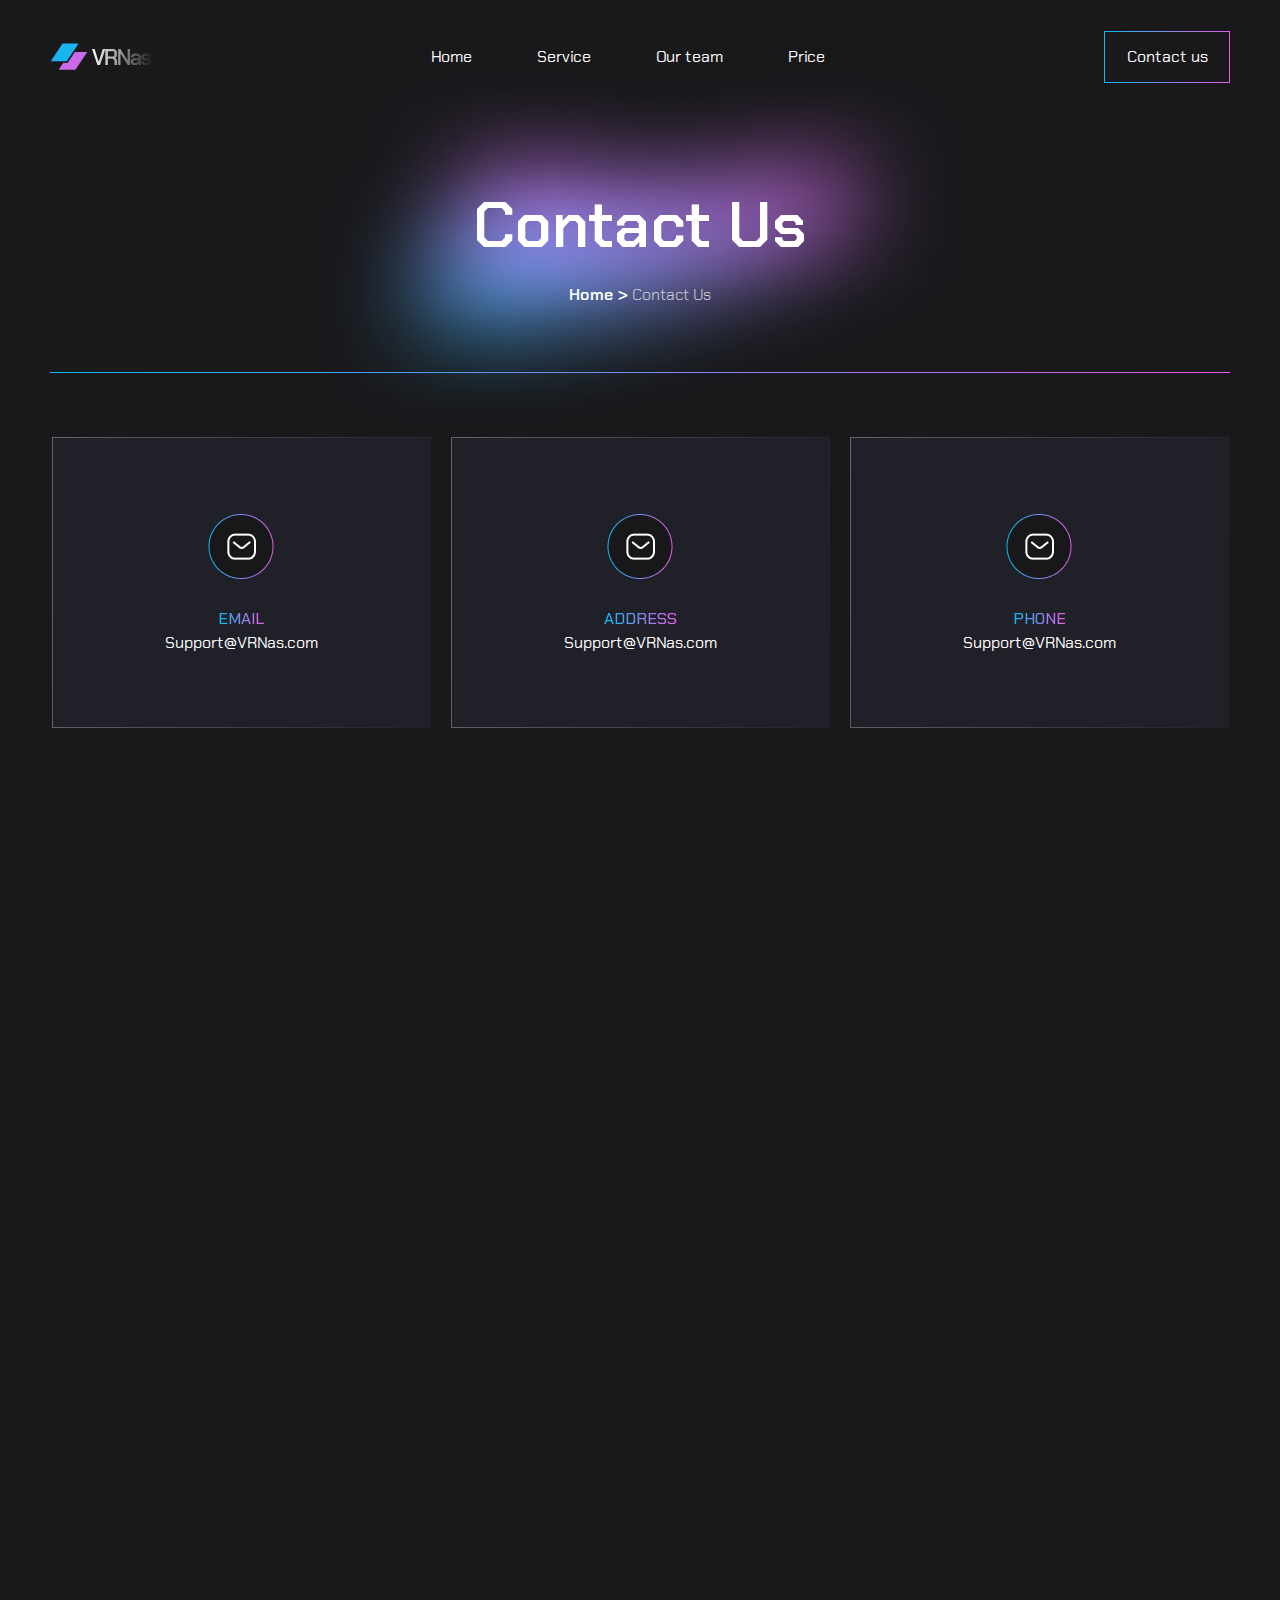
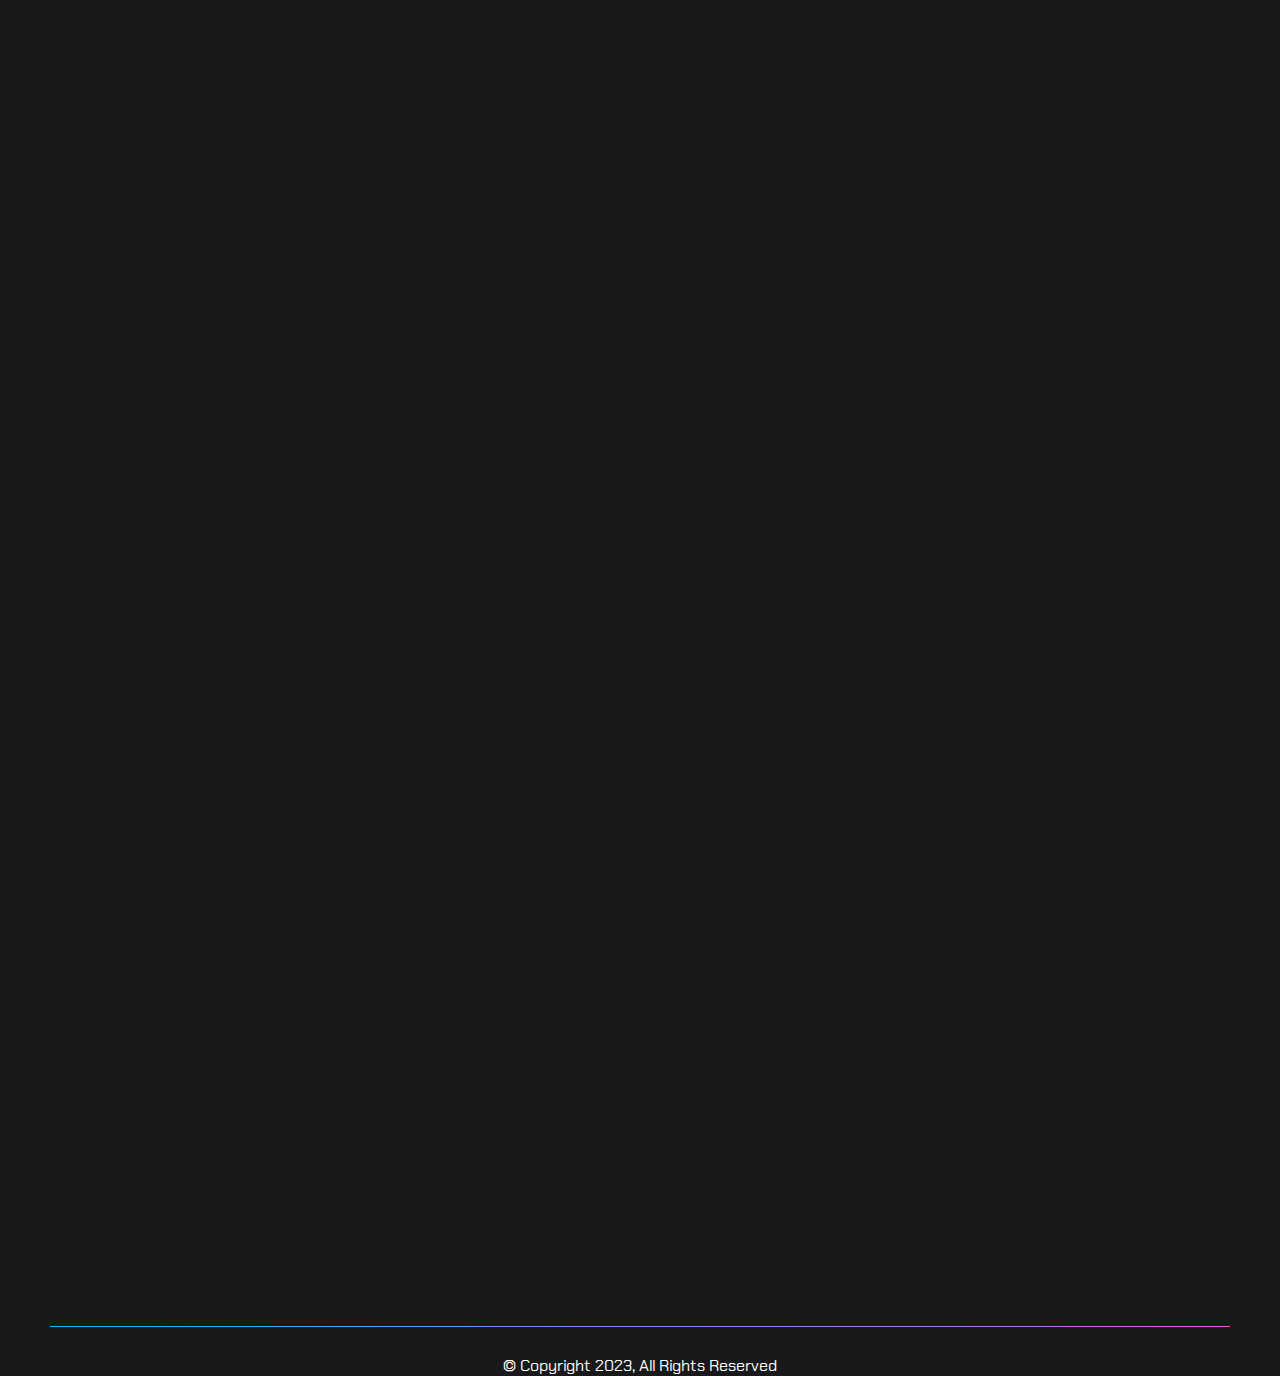
<file: Contact Us/index.html>
<!DOCTYPE html>
<html lang="en">

<head>
    <link href="https://cdn.jsdelivr.net/npm/aos@2.3.4/dist/aos.css" rel="stylesheet">
    <script src="https://cdn.jsdelivr.net/npm/aos@2.3.4/dist/aos.js"></script>
    <link rel="icon" href="../favicon.ico" type="image/x-icon">


    <link rel="preconnect" href="https://fonts.googleapis.com">
    <link rel="preconnect" href="https://fonts.gstatic.com" crossorigin>
    <link
        href="https://fonts.googleapis.com/css2?family=Chakra+Petch:ital,wght@0,300;0,400;0,500;0,600;0,700;1,300;1,400;1,500;1,600;1,700&display=swap"
        rel="stylesheet">
    <link rel="stylesheet" href="css/style.css">
    <meta charset="UTF-8">
    <meta name="viewport" content="width=device-width, initial-scale=1.0">
    <title>Contact Us</title>
</head>

<body>
    <header>
        <div class="container">
            <img src="../img/Frame 22.png" alt="logo vrnas">
            <nav>
                <a href="../Homepage/index.html">Home</a>
                <a href="../service/index.html">Service</a>
                <a href="../Our-Team/index.html">Our team</a>
                <a href="../Pricing-Plan/index.html">Price</a>
            </nav>
            <a href="">Contact us</a>

            
            <div class="burger">
                <input type="checkbox">
                <div class="burger__checked">

                    <nav class="nav__burger">
                        <a href="../Homepage/index.html">Home</a>
                        <a href="../service/index.html">Service</a>
                        <a href="../Our-Team/index.html">Our team</a>
                        <a href="../Pricing-Plan/index.html">Price</a>
                    </nav>

                </div>
            </div>


        </div>
    </header>
    <main>
        <section>
            <div class="container">
                <div class="title__subtitle">
                    <img src="../img/Ellipse 36.png" alt="">
                    <h1>Contact Us</h1>
                    <p>Home > <span>Contact Us</span></p>
                </div>
            </div>
            <div class="container">
                <div class="contact__info">
                    <div class="block">
                        <img src="../img/icons/iCON (3).png" alt="">
                        <div class="contacts">
                            <h3>EMAIL</h3>
                            <p>Support@VRNas.com</p>
                        </div>
                    </div>
                    <div class="block">
                        <img src="../img/icons/iCON (3).png" alt="">
                        <div class="contacts">
                            <h3>ADDRESS</h3>
                            <p>Support@VRNas.com</p>
                        </div>
                    </div>
                    <div class="block">
                        <img src="../img/icons/iCON (3).png" alt="">
                        <div class="contacts">
                            <h3>PHONE</h3>
                            <p>Support@VRNas.com</p>
                        </div>
                    </div>
                </div>
            </div>
        </section>
        <section>
            <div class="container">
                <div class="contactUs">
                    <img data-aos="zoom-in" data-aos-delay="100" src="../img/getIntouch.png" alt="vr socials">
                    <div class="form">
                        <h2 data-aos="zoom-in" data-aos-delay="100">CONTACT US</h2>
                        <h3 data-aos="zoom-in" data-aos-delay="100">Get in Touch</h3>
                        <p data-aos="zoom-in" data-aos-delay="100">At VRNas, we're always happy to hear from our clients and potential clients. Whether you have
                            a question about our VR services, want to discuss a potential project, or just want to say
                            hello, we're here to help.</p>
                        <form>
                            <input data-aos="zoom-in" data-aos-delay="100" placeholder="First Name" type="text">
                            <input data-aos="zoom-in" data-aos-delay="150" placeholder="Last Name" type="text">
                            <input data-aos="zoom-in" data-aos-delay="200" placeholder="Email" type="text">
                            <input data-aos="zoom-in" data-aos-delay="250" placeholder="Phone Number" type="text">
                            <input data-aos="zoom-in" data-aos-delay="300" placeholder="Message" type="text">
                        </form>
                        <a data-aos="zoom-in" data-aos-delay="350" href="">send message</a>
                    </div>
                </div>
            </div>
        </section>
        <section>
            <div class="container">
                <iframe data-aos="zoom-in" data-aos-delay="100" width="100%" height="473" frameborder="0" scrolling="no" marginheight="0" marginwidth="0"
                    src="https://maps.google.com/maps?width=100%25&amp;height=600&amp;hl=en&amp;q=San-Diego+()&amp;t=k&amp;z=17&amp;ie=UTF8&amp;iwloc=B&amp;output=embed"><a
                        href="https://www.gps.ie/">gps tracker sport</a></iframe>
            </div>

        </section>
        <section>
            <div class="container">
                <div data-aos="zoom-in" data-aos-delay="100" class="subscribe">
                    <h3>Subscribe to our newsletter for latest updates</h3>
                    <form>
                        <img src="../img/icons/Message (1).svg" alt="">
                        <input placeholder="Enter your email address" id="email" type="text">
                        <button><img src="../img/icons/Send.svg" alt="send"></button>
                    </form>
                </div>
            </div>
        </section>
    </main>
    <footer>
        <div class="container">
            <section>
                <div class="topFooter">
                    <div class="logoSocial">
                        <img data-aos="zoom-in" data-aos-delay="100" src="../img/Frame 22 (1).png" alt="">
                        <div class="social">
                            <img data-aos="zoom-in" data-aos-delay="120" src="../img/icons/1 (1).png" alt="">
                            <img data-aos="zoom-in" data-aos-delay="140" src="../img/icons/2 (1).png" alt="">
                            <img data-aos="zoom-in" data-aos-delay="160" src="../img/icons/3.png" alt="">
                            <img data-aos="zoom-in" data-aos-delay="180" src="../img/icons/4 (2).png" alt="">
                        </div>
                    </div>
                    <nav class="footerNav">
                        <ul data-aos="zoom-in" data-aos-delay="200">
                            <a href="">
                                <li><span>Quicklinks</span></li>
                            </a>
                            <a href="">
                                <li>Home</li>
                            </a>
                            <a href="">
                                <li>Pricing Plan</li>
                            </a>
                            <a href="">
                                <li>Service</li>
                            </a>
                            <a href="">
                                <li>Blog</li>
                            </a>
                            <a href="">
                                <li>Our Team</li>
                            </a>
                        </ul>
                        <ul data-aos="zoom-in" data-aos-delay="220">
                            <a href="">
                                <li><span>Support</span></li>
                            </a>
                            <a href="">
                                <li>Home</li>
                            </a>
                            <a href="">
                                <li>Pricing Plan</li>
                            </a>
                            <a href="">
                                <li>Service</li>
                            </a>
                            <a href="">
                                <li>Blog</li>
                            </a>
                            <a href="">
                                <li>Our Team</li>
                            </a>
                        </ul>
                        <ul data-aos="zoom-in" data-aos-delay="240">
                            <a href="">
                                <li><span>Need Help?</span></li>
                            </a>
                            <a href="">
                                <li>Tanjung Sari Street no.48, Pontianak City</li>
                            </a>
                            <a href="">
                                <li>Support@VRNas.com</li>
                            </a>
                            <a href="">
                                <li>+123 456 7890</li>
                            </a>
                        </ul>
                    </nav>
                </div>
                <div class="bottomFooter">
                    © Copyright 2023, All Rights Reserved
                </div>
            </section>
        </div>
    </footer>
    <script>
        AOS.init();
    </script>
</body>

</html>
</file>
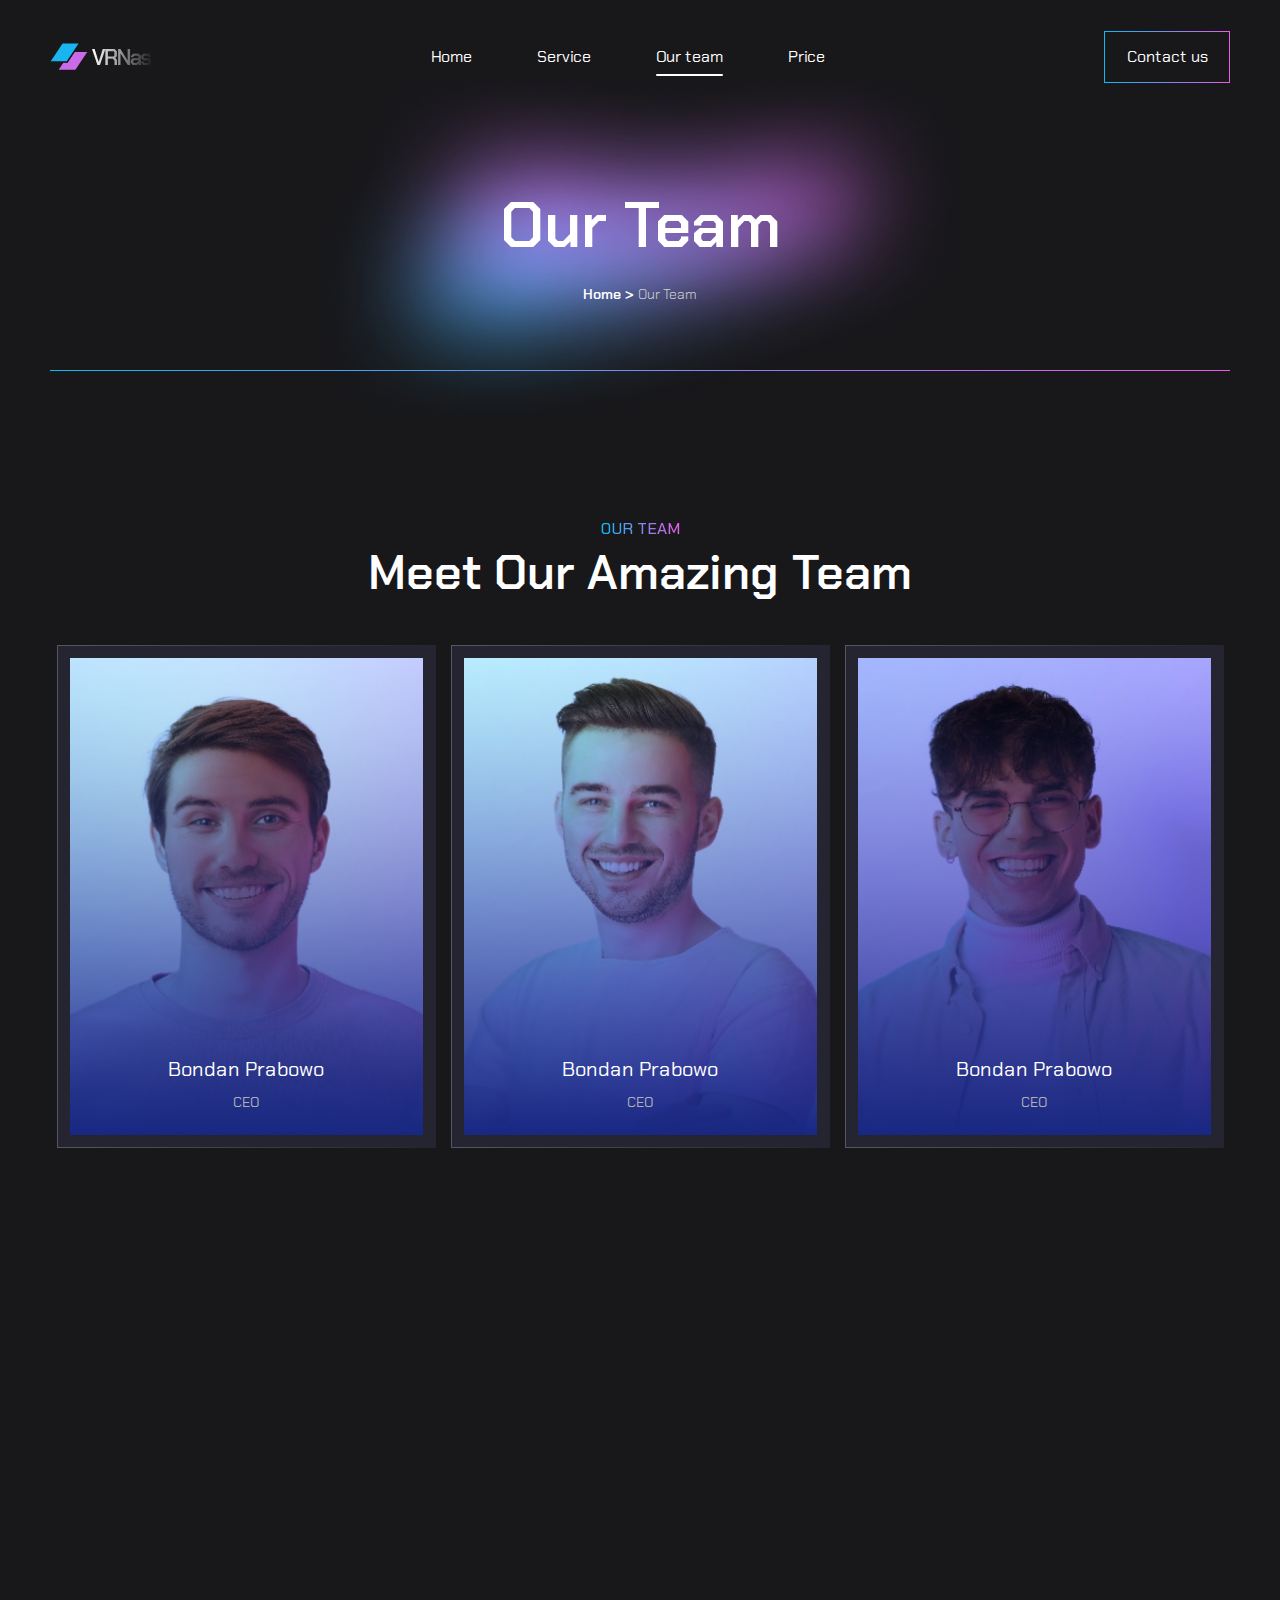
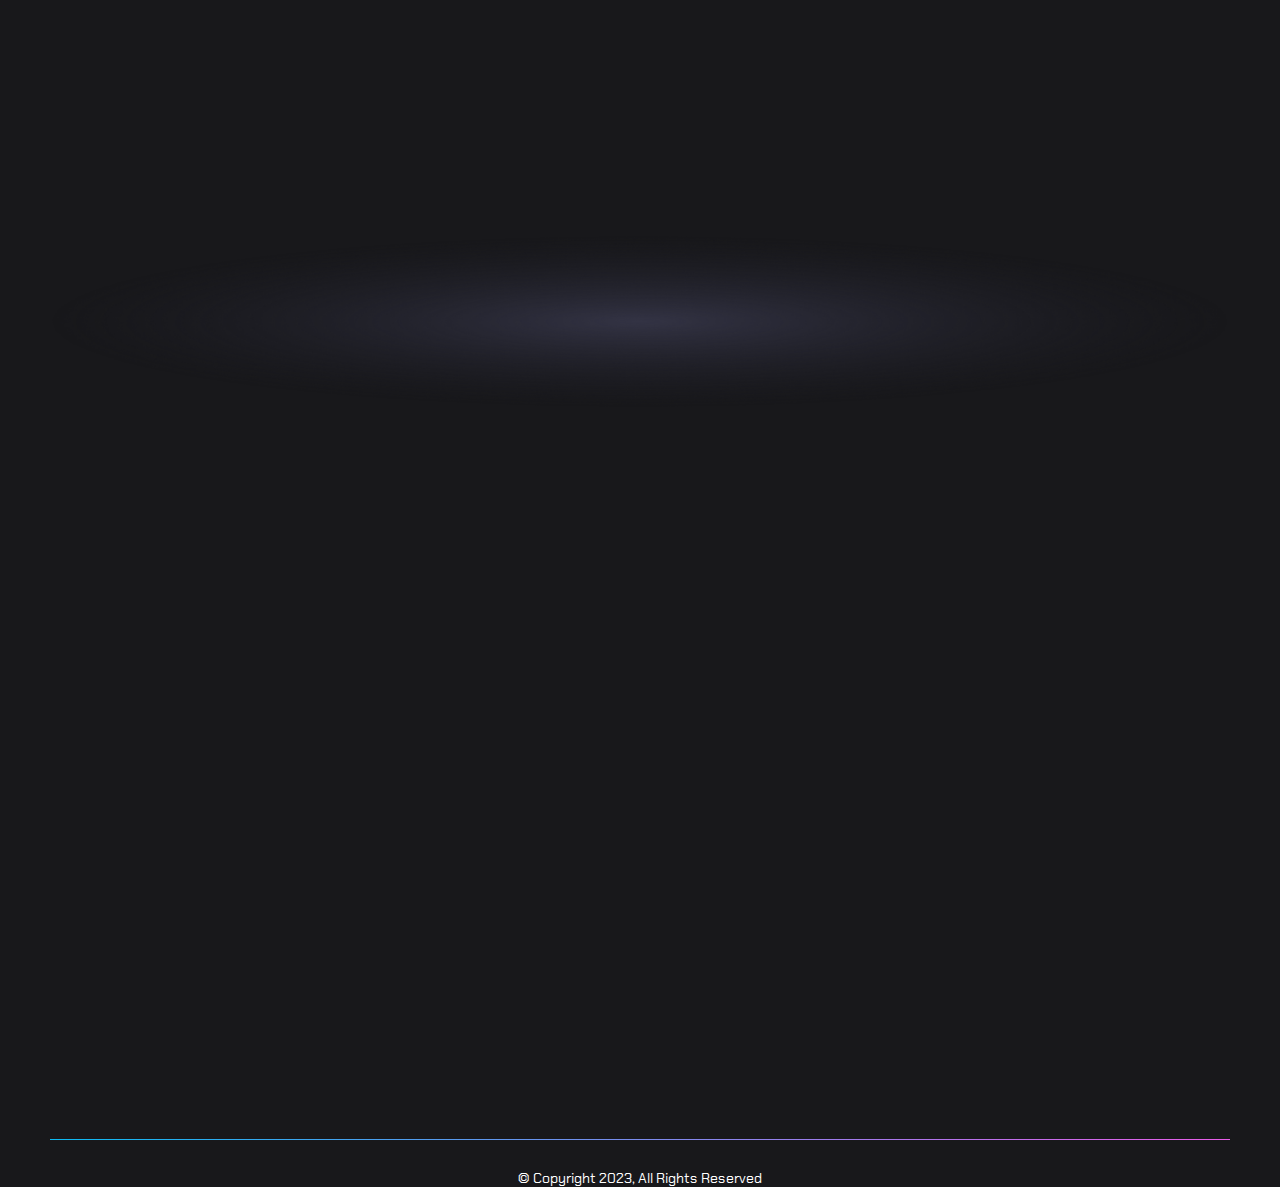
<file: Our-Team/index.html>
<!DOCTYPE html>
<html lang="en">

<head>
    <link href="https://cdn.jsdelivr.net/npm/aos@2.3.4/dist/aos.css" rel="stylesheet">
    <script src="https://cdn.jsdelivr.net/npm/aos@2.3.4/dist/aos.js"></script>
    <link rel="icon" href="../favicon.ico" type="image/x-icon">
    <link rel="stylesheet" href="css/style.css">
    <meta charset="UTF-8">
    <meta name="viewport" content="width=device-width, initial-scale=1.0">
    <title>Our Team</title>
</head>

<body>
    <header>
        <div class="container">
            <img src="../img/Frame 22 (1).png" alt="logo vrnas">
            <nav>
                <a href="../Homepage/index.html">Home</a>
                <a href="../service/index.html">Service</a>
                <a href="#">Our team</a>
                <a href="../Pricing-Plan/index.html">Price</a>
            </nav>
            <a href="../Contact Us/index.html">Contact us</a>
            <div class="burger">
                <input type="checkbox">
                <div class="burger__checked">

                    <nav class="nav__burger">
                        <a href="../Homepage/index.html">Home</a>
                        <a href="../service/index.html">Service</a>
                        <a href="#">Our team</a>
                        <a href="../Pricing-Plan/index.html">Price</a>
                    </nav>

                </div>
            </div>

        </div>
    </header>
    <main>
        <section>
            <div class="container">
                <div class="title__subtitle">
                    <img src="../img/Ellipse 36.png" alt="">
                    <h1>Our Team</h1>
                    <p>Home > <span>Our Team</span></p>
                </div>
            </div>
        </section>

        <section>
            <div class="container">
                <div class="team">
                    <div class="team__title">
                        <h2 class="gradient__title">OUR TEAM</h2>
                        <h3 class="second__title">Meet Our Amazing Team</h3>
                    </div>
                    <div class="team__photos">
                        <div data-aos="zoom-in" data-aos-delay="100" class="photo">
                            <div class="image  _first__img">
                                <div class="image__socials">
                                    <img src="../img/icons/1.svg" alt="">
                                    <img src="../img/icons/2.svg" alt="">
                                    <img src="../img/icons/3.svg" alt="">
                                </div>
                                <div class="name__prof">
                                    <p>Bondan Prabowo</p>
                                    <p>CEO</p>
                                </div>
                            </div>
                            
                        </div>
                        <div data-aos="zoom-in" data-aos-delay="120" class="photo">
                            <div class="image  _second__img">
                                <div class="image__socials">
                                    <img src="../img/icons/1.svg" alt="">
                                    <img src="../img/icons/2.svg" alt="">
                                    <img src="../img/icons/3.svg" alt="">
                                </div>
                                <div class="name__prof">
                                    <p>Bondan Prabowo</p>
                                    <p>CEO</p>
                                </div>
                            </div>
                            
                        </div>
                        <div data-aos="zoom-in" data-aos-delay="140" class="photo">
                            <div class="image  _third__img">
                                <div class="image__socials">
                                    <img src="../img/icons/1.svg" alt="">
                                    <img src="../img/icons/2.svg" alt="">
                                    <img src="../img/icons/3.svg" alt="">
                                </div>
                                <div class="name__prof">
                                    <p>Bondan Prabowo</p>
                                    <p>CEO</p>
                                </div>
                            </div>
                            
                        </div>
                        <div data-aos="zoom-in" data-aos-delay="160" class="photo">
                            <div class="image  _fourth__img">
                                <div class="image__socials">
                                    <img src="../img/icons/1.svg" alt="">
                                    <img src="../img/icons/2.svg" alt="">
                                    <img src="../img/icons/3.svg" alt="">
                                </div>
                                <div class="name__prof">
                                    <p>Bondan Prabowo</p>
                                    <p>CEO</p>
                                </div>
                            </div>
                            
                        </div>
                        <div data-aos="zoom-in" data-aos-delay="180" class="photo">
                            <div class="image  _fifth__img">
                                <div class="image__socials">
                                    <img src="../img/icons/1.svg" alt="">
                                    <img src="../img/icons/2.svg" alt="">
                                    <img src="../img/icons/3.svg" alt="">
                                </div>
                                <div class="name__prof">
                                    <p>Bondan Prabowo</p>
                                    <p>CEO</p>
                                </div>
                            </div>
                            
                        </div>
                        <div data-aos="zoom-in" data-aos-delay="200" class="photo">
                            <div class="image _sixth__img">
                                <div class="image__socials">
                                    <img src="../img/icons/1.svg" alt="">
                                    <img src="../img/icons/2.svg" alt="">
                                    <img src="../img/icons/3.svg" alt="">
                                </div>
                                <div class="name__prof">
                                    <p>Bondan Prabowo</p>
                                    <p>CEO</p>
                                </div>
                            </div>
                            
                        </div>
                    </div>
                </div>
            </div>
        </section>
        <section>
            <div class="container">
                <div class="reviews">
                    <img src="../img/Bg (2).png" alt="">
                    <div data-aos="zoom-in" data-aos-delay="130" class="reviews__quantity">
                        <p  class="gradient__title">HAPPY CLIENTS</p>
                        <p>123k+</p>
                    </div>
                    <div data-aos="zoom-in" data-aos-delay="100" class="reviews__quantity">
                        <p class="gradient__title">PROJECT COMPLETE</p>
                        <p>300k+</p>
                    </div>
                    <div data-aos="zoom-in" data-aos-delay="160" class="reviews__quantity">
                        <p class="gradient__title">YEARS EXPERIENCE</p>
                        <p>10+</p>
                    </div>
                </div>
            </div>
        </section>
        <section>
            <div class="container">
                <div data-aos="zoom-in" data-aos-delay="100" class="subscribe">
                    <h3>Subscribe to our newsletter for latest updates</h3>
                    <form>
                        <img src="../img/icons/Message (1).svg" alt="">
                        <input placeholder="Enter your email address" id="email" type="text">
                        <button><img src="../img/icons/Send.svg" alt="send"></button>
                    </form>
                </div>
            </div>
        </section>
    </main>
    <footer>
        <div class="container">
            <section>
                <div class="topFooter">
                    <div class="logoSocial">
                        <img data-aos="zoom-in" data-aos-delay="100" src="../img/Frame 22 (1).png" alt="">
                        <div data-aos="zoom-in" data-aos-delay="100" class="social">
                            <img src="../img/icons/1 (1).png" alt="">
                            <img src="../img/icons/2 (1).png" alt="">
                            <img src="../img/icons/3.png" alt="">
                            <img src="../img/icons/4 (2).png" alt="">
                        </div>
                    </div>
                    <nav class="footerNav">
                        <ul data-aos="zoom-in" data-aos-delay="150">
                            <a href="">
                                <li><span>Quicklinks</span></li>
                            </a>
                            <a href="">
                                <li>Home</li>
                            </a>
                            <a href="">
                                <li>Pricing Plan</li>
                            </a>
                            <a href="">
                                <li>Service</li>
                            </a>
                            <a href="">
                                <li>Blog</li>
                            </a>
                            <a href="">
                                <li>Our Team</li>
                            </a>
                        </ul>
                        <ul data-aos="zoom-in" data-aos-delay="200">
                            <a href="">
                                <li><span>Support</span></li>
                            </a>
                            <a href="">
                                <li>Home</li>
                            </a>
                            <a href="">
                                <li>Pricing Plan</li>
                            </a>
                            <a href="">
                                <li>Service</li>
                            </a>
                            <a href="">
                                <li>Blog</li>
                            </a>
                            <a href="">
                                <li>Our Team</li>
                            </a>
                        </ul>
                        <ul data-aos="zoom-in" data-aos-delay="250">
                            <a href="">
                                <li><span>Need Help?</span></li>
                            </a>
                            <a href="">
                                <li>Tanjung Sari Street no.48, Pontianak City</li>
                            </a>
                            <a href="">
                                <li>Support@VRNas.com</li>
                            </a>
                            <a href="">
                                <li>+123 456 7890</li>
                            </a>
                        </ul>
                    </nav>
                </div>
                <div class="bottomFooter">
                    © Copyright 2023, All Rights Reserved
                </div>
            </section>
        </div>
    </footer>
    <script>
        AOS.init();
    </script>
</body>

</html>
</file>
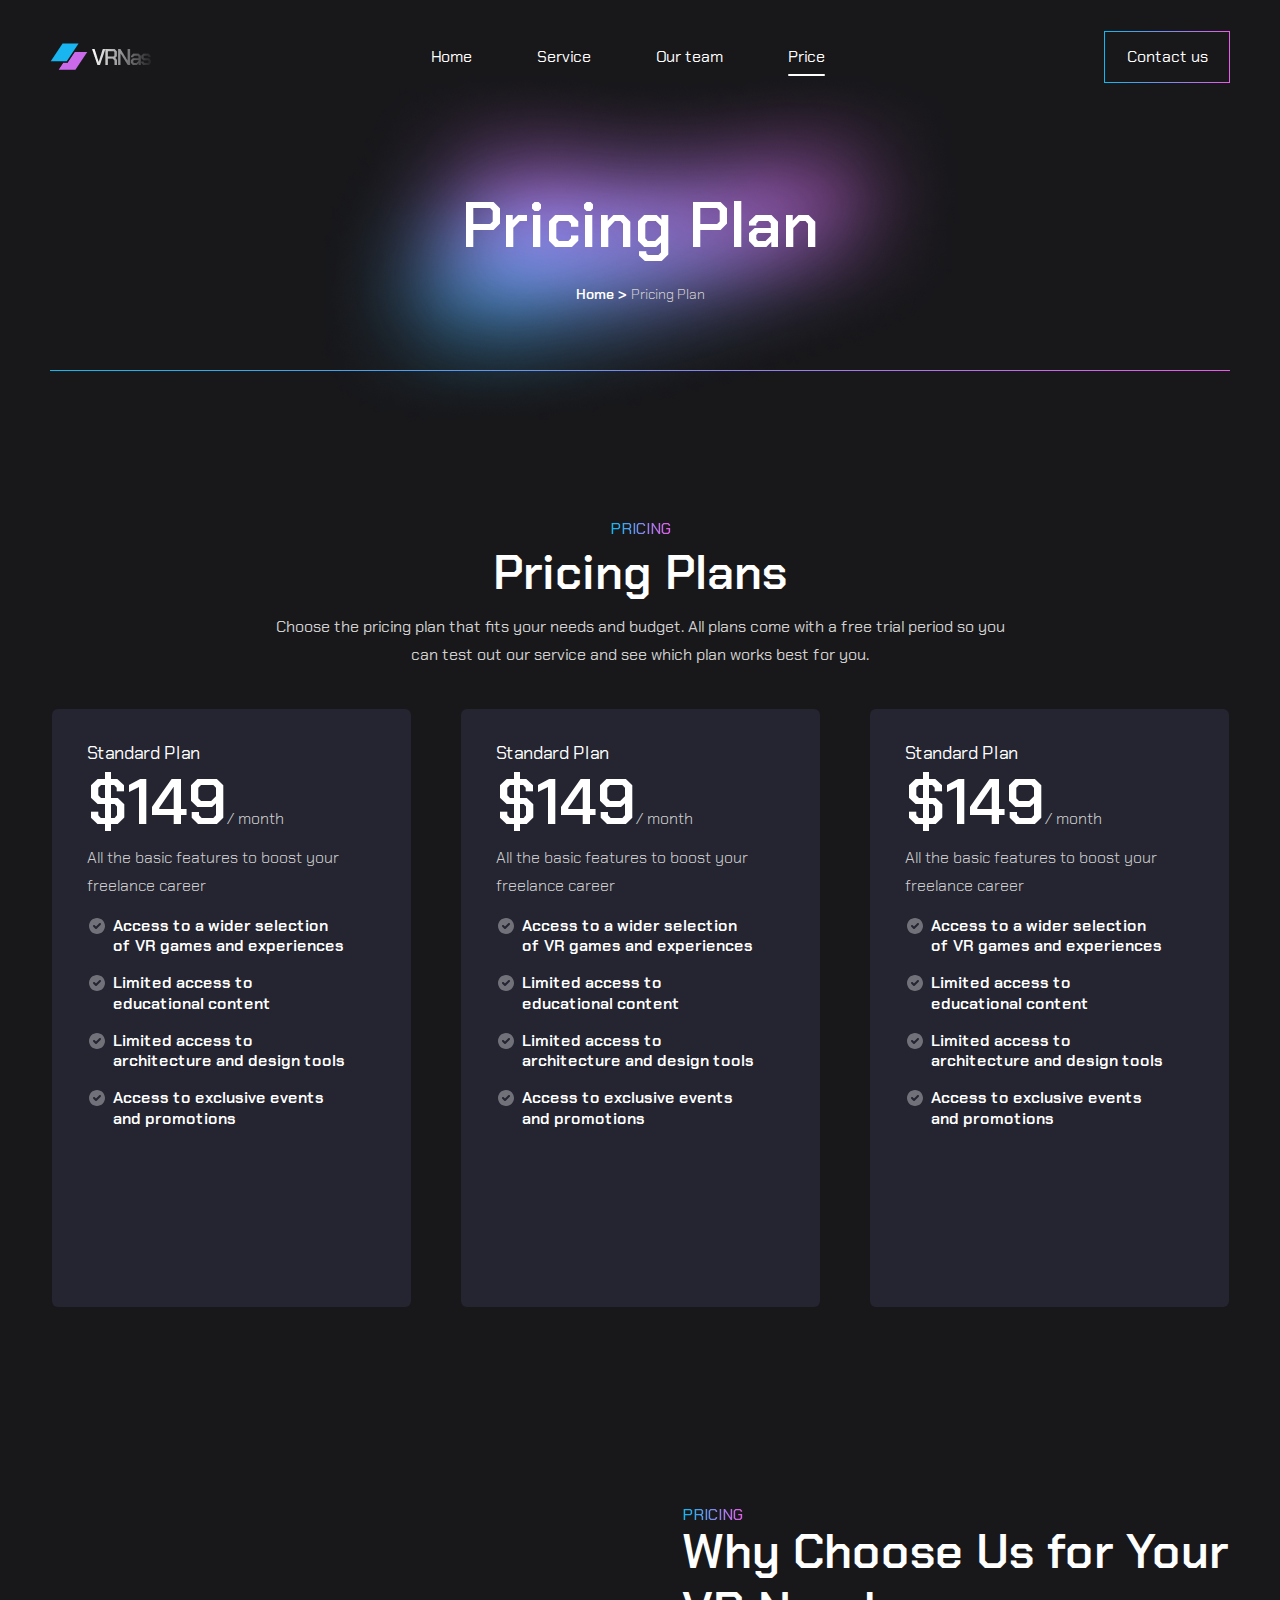
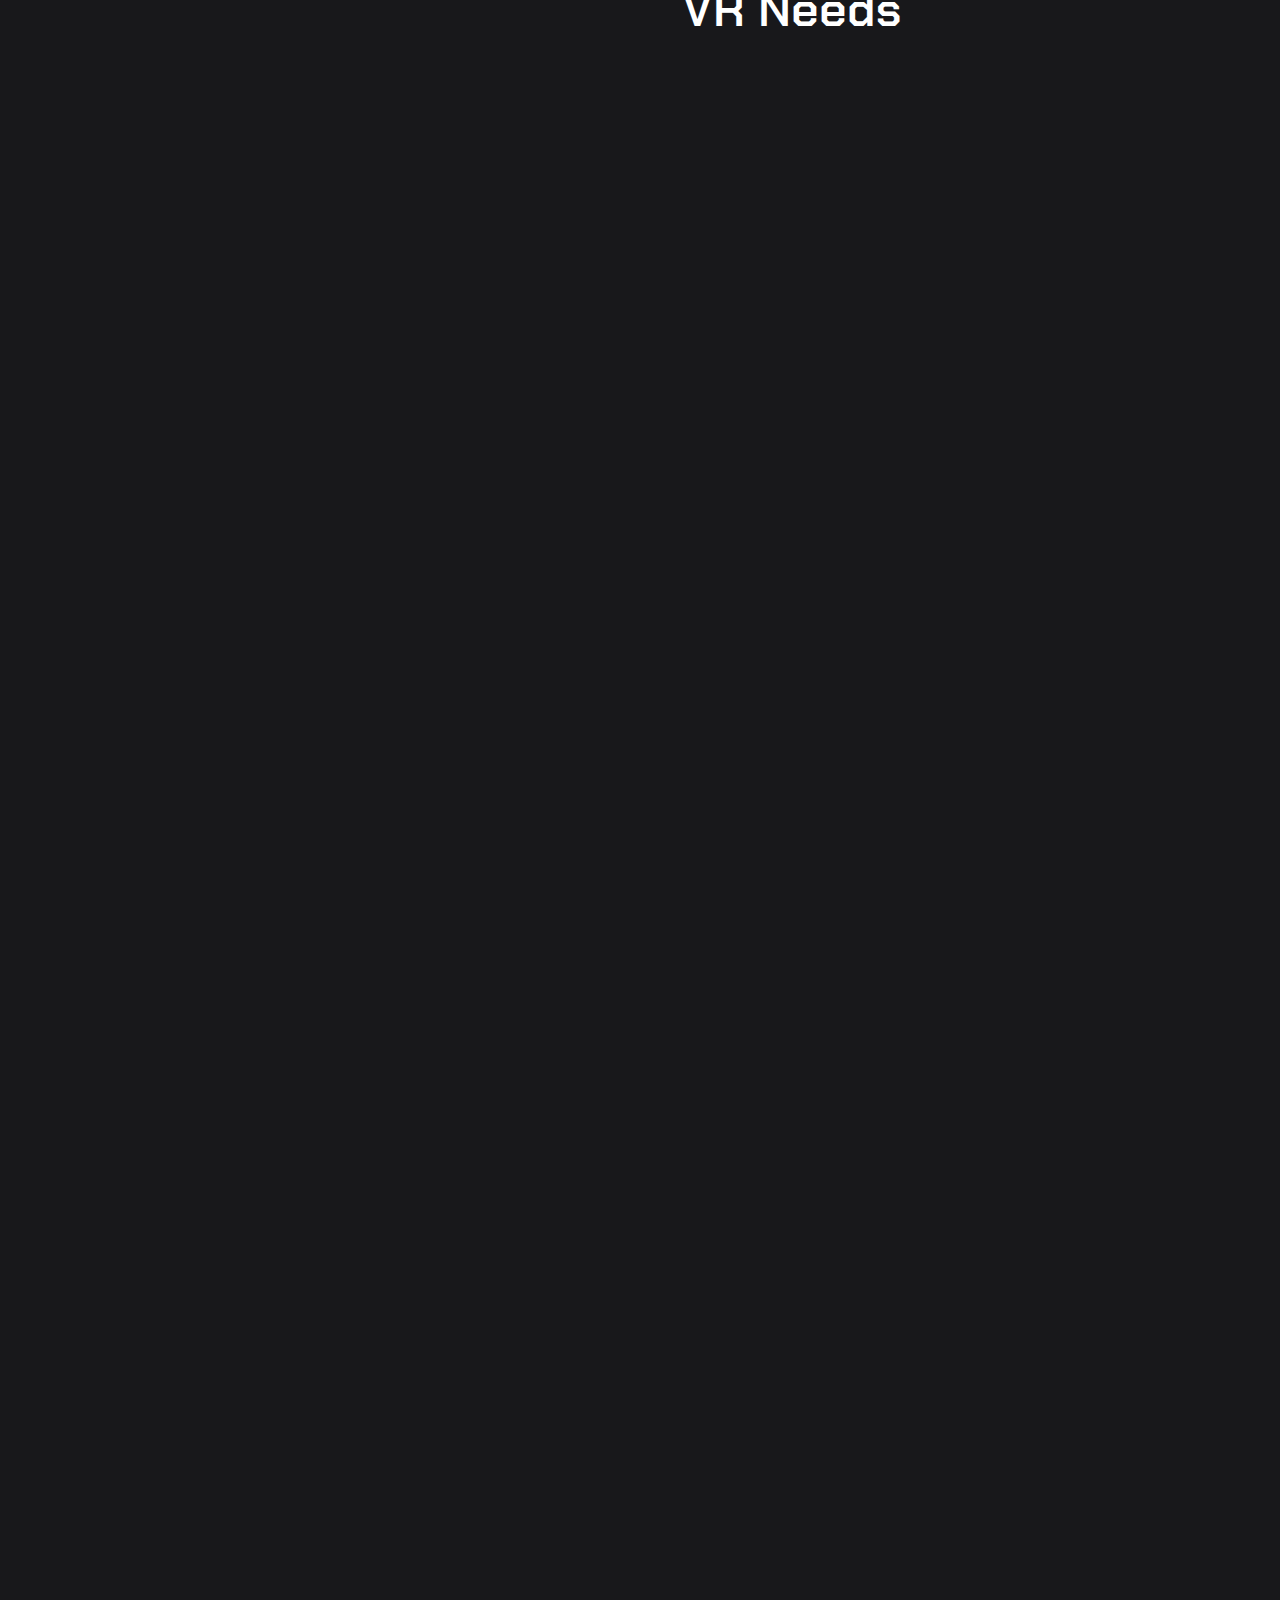
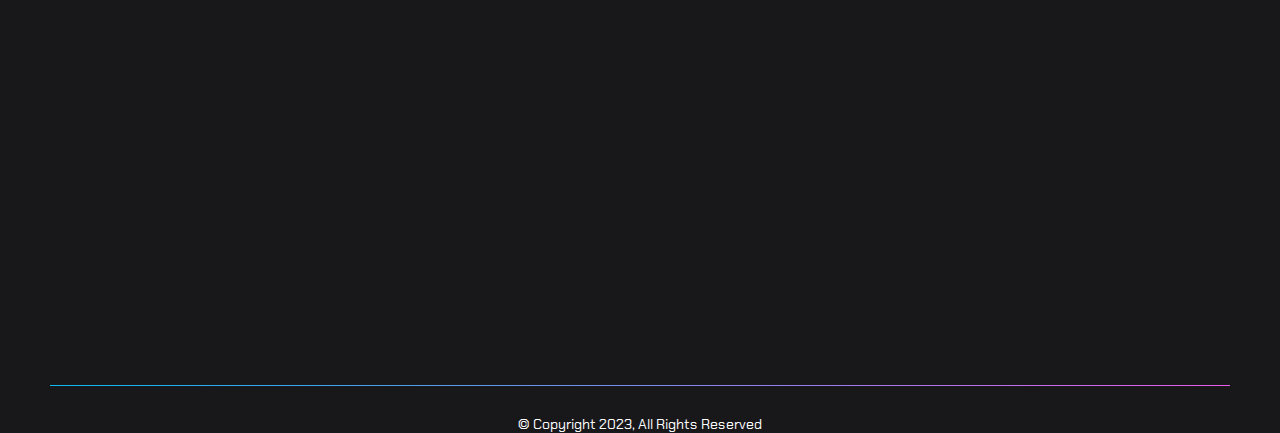
<file: Pricing-Plan/index.html>
<!DOCTYPE html>
<html lang="en">

<head>
    <link href="https://cdn.jsdelivr.net/npm/aos@2.3.4/dist/aos.css" rel="stylesheet">
    <script src="https://cdn.jsdelivr.net/npm/aos@2.3.4/dist/aos.js"></script>
    <link rel="icon" href="../favicon.ico" type="image/x-icon">
    <link rel="stylesheet" href="css/style.css">
    <meta charset="UTF-8">
    <meta name="viewport" content="width=device-width, initial-scale=1.0">
    <title>Document</title>
</head>

<body>
    <header>
        <div class="container">
            <img src="../img/Frame 22 (1).png" alt="logo vrnas">
            <nav>
                <a href="../Homepage/index.html">Home</a>
                <a href="../service/index.html">Service</a>
                <a href="../Our-Team/index.html">Our team</a>
                <a href="../Pricing Plan/index.html ">Price</a>
            </nav>
            <a href="../Contact Us/index.html">Contact us</a>
            <div class="burger">
                <input type="checkbox">
                <div class="burger__checked">

                    <nav class="nav__burger">
                        <a href="../Homepage/index.html">Home</a>
                        <a href="../service/index.html">Service</a>
                        <a href="../Our-Team/index.html">Our team</a>
                        <a href="../Pricing Plan/index.html ">Price</a>
                    </nav>

                </div>
            </div>


        </div>
    </header>
    <main>
        <section>
            <div class="container">
                <div class="title__subtitle">
                    <img src="../img/Ellipse 36.png" alt="">
                    <h1>Pricing Plan</h1>
                    <p>Home > <span>Pricing Plan</span></p>
                </div>
            </div>
        </section>

        <section>
            <div class="container">
                <div class="pricing">
                    <div class="pricing__title">
                        <h2 class="gradient__title">PRICING</h2>
                        <h3 class="second__title">Pricing Plans</h3>
                    </div>
                    <p class="block__subtitle">
                        Choose the pricing plan that fits your needs and budget. All plans come with a free trial period
                        so
                        you can test out our service and see which plan works best for you.
                    </p>
                </div>
                <div class="list__price">
                    <div class="plan">
                        <h4>Standard Plan</h4>
                        <p>$149<span>/ month</span> </p>
                        <p class="block__subtitle">All the basic features to boost your freelance career</p>
                        <ul>
                            <li>Access to a wider selection of VR games and experiences</li>
                            <li>Limited access to educational content</li>
                            <li>Limited access to architecture and design tools</li>
                            <li>Access to exclusive events and promotions</li>
                        </ul>
                        <a data-aos="zoom-in" data-aos-delay="200" href="">Get 14 Days Free Trial</a>
                    </div>
                    <div class="plan">
                        <h4>Standard Plan</h4>
                        <p>$149<span>/ month</span> </p>
                        <p class="block__subtitle">All the basic features to boost your freelance career</p>
                        <ul>
                            <li>Access to a wider selection of VR games and experiences</li>
                            <li>Limited access to educational content</li>
                            <li>Limited access to architecture and design tools</li>
                            <li>Access to exclusive events and promotions</li>
                        </ul>
                        <a data-aos="zoom-in" data-aos-delay="100" href="">Get 14 Days Free Trial</a>
                    </div>
                    <div class="plan">
                        <h4>Standard Plan</h4>
                        <p>$149<span>/ month</span> </p>
                        <p class="block__subtitle">All the basic features to boost your freelance career</p>
                        <ul>
                            <li>Access to a wider selection of VR games and experiences</li>
                            <li>Limited access to educational content</li>
                            <li>Limited access to architecture and design tools</li>
                            <li>Access to exclusive events and promotions</li>
                        </ul>
                        <a data-aos="zoom-in" data-aos-delay="300" href="">Get 14 Days Free Trial</a>
                    </div>
                </div>
            </div>
        </section>
        <section>
            <div class="container">
                <div class="why__us">
                    <img data-aos="zoom-in" data-aos-delay="100" src="../img/Image (8).png" alt="vr men">
                    <div class="why__us--title">
                        <h2 class="gradient__title">PRICING</h2>
                        <h3 class="second__title">Why Choose Us for Your VR Needs</h3>
                    </div>
                    <div class="why__us--list">
                        <details data-aos="zoom-in" data-aos-delay="100">
                            <summary>Passionate and Experienced Team</summary>
                            <p class="block__subtitle">We are proud of our team of VR experts who are passionate about VR and dedicated to delivering the highest quality work. Our team consists of experienced VR developers, designers, and technicians who have a proven track record of creating immersive and engaging VR experiences.</p>
                        </details>
                        <details data-aos="zoom-in" data-aos-delay="200">
                            <summary>Passionate and Experienced Team</summary>
                            <p class="block__subtitle">We are proud of our team of VR experts who are passionate about VR and dedicated to delivering the highest quality work. Our team consists of experienced VR developers, designers, and technicians who have a proven track record of creating immersive and engaging VR experiences.</p>
                        </details>
                        <details data-aos="zoom-in" data-aos-delay="300">
                            <summary>Passionate and Experienced Team</summary>
                            <p class="block__subtitle">We are proud of our team of VR experts who are passionate about VR and dedicated to delivering the highest quality work. Our team consists of experienced VR developers, designers, and technicians who have a proven track record of creating immersive and engaging VR experiences.</p>
                        </details>
                    </div>
                </div>  
            </div>
        </section>
        <section>
            <div class="container">
                <div class="faq">
                    <div data-aos="zoom-in" data-aos-delay="100" class="pricing">
                        <div class="pricing__title">
                            <h2 class="gradient__title">FAQ</h2>
                            <h3 class="second__title">Frequently Asked Questions</h3>
                        </div>
                        <p class="block__subtitle">
                            At VRNas, we want to make sure that you have all the information you need to make informed
                            decisions about our VR services. Here are some of the most common questions we receive:
                        </p>
                    </div>
                    <div class="questions">
                        <details data-aos="zoom-in" data-aos-delay="100">
                            <summary>What is virtual reality? <img src="../img/Icon (5).svg" alt=""></summary>
                            <p class="block__subtitle">
                                <span>
                                    Virtual reality (VR) is a technology that uses headsets or other devices to create a
                                    simulated <br>environment. Users can interact with this environment as if it were
                                    real, allowing for immersive <br> experiences in gaming, education, training, and
                                    more.
                                </span>
                            </p>
                        </details>
                        <details data-aos="zoom-in" data-aos-delay="200">
                            <summary>What is virtual reality? <img src="../img/Icon (5).svg" alt=""></summary>
                            <p class="block__subtitle">
                                <span>
                                    Virtual reality (VR) is a technology that uses headsets or other devices to create a
                                    simulated <br>environment. Users can interact with this environment as if it were
                                    real, allowing for immersive <br> experiences in gaming, education, training, and
                                    more.
                                </span>
                            </p>
                        </details>
                        <details data-aos="zoom-in" data-aos-delay="300">
                            <summary>What is virtual reality? <img src="../img/Icon (5).svg" alt=""></summary>
                            <p class="block__subtitle">
                                <span>
                                    Virtual reality (VR) is a technology that uses headsets or other devices to create a
                                    simulated <br>environment. Users can interact with this environment as if it were
                                    real, allowing for immersive <br> experiences in gaming, education, training, and
                                    more.
                                </span>
                            </p>
                        </details>
                        <details data-aos="zoom-in" data-aos-delay="400">
                            <summary>What is virtual reality? <img src="../img/Icon (5).svg" alt=""></summary>
                            <p class="block__subtitle">
                                <span>
                                    Virtual reality (VR) is a technology that uses headsets or other devices to create a
                                    simulated <br>environment. Users can interact with this environment as if it were
                                    real, allowing for immersive <br> experiences in gaming, education, training, and
                                    more.
                                </span>
                            </p>
                        </details>
                        <details data-aos="zoom-in" data-aos-delay="500">
                            <summary>What is virtual reality? <img src="../img/Icon (5).svg" alt=""></summary>
                            <p class="block__subtitle">
                                <span>
                                    Virtual reality (VR) is a technology that uses headsets or other devices to create a
                                    simulated <br>environment. Users can interact with this environment as if it were
                                    real, allowing for immersive <br> experiences in gaming, education, training, and
                                    more.
                                </span>
                            </p>
                        </details>
                    </div>
                </div>
            </div>
        </section>
        <section>
            <div class="container">
                <div data-aos="zoom-in" data-aos-delay="100" class="subscribe">
                    <h3>Subscribe to our newsletter for latest updates</h3>
                    <form>
                        <img src="../img/icons/Message (1).svg" alt="">
                        <input placeholder="Enter your email address" id="email" type="text">
                        <button><img src="../img/icons/Send.svg" alt="send"></button>
                    </form>
                </div>
            </div>
        </section>
    </main>
    <footer>
        <div class="container">
            <section>
                <div class="topFooter">
                    <div class="logoSocial">
                        <img data-aos="zoom-in" data-aos-delay="100" src="../img/Frame 22 (1).png" alt="">
                        <div class="social">
                            <img data-aos="zoom-in" data-aos-delay="130" src="../img/icons/1 (1).png" alt="">
                            <img data-aos="zoom-in" data-aos-delay="160" src="../img/icons/2 (1).png" alt="">
                            <img data-aos="zoom-in" data-aos-delay="190" src="../img/icons/3.png" alt="">
                            <img data-aos="zoom-in" data-aos-delay="210" src="../img/icons/4 (2).png" alt="">
                        </div>
                    </div>
                    <nav class="footerNav">
                        <ul data-aos="zoom-in" data-aos-delay="220"> 
                            <a href=""><li><span>Quicklinks</span></li></a>
                            <a href=""><li>Home</li></a>
                            <a href=""><li>Pricing Plan</li></a>
                            <a href=""><li>Service</li></a>
                            <a href=""><li>Blog</li></a>
                            <a href=""><li>Our Team</li></a>
                        </ul>
                        <ul data-aos="zoom-in" data-aos-delay="270">
                            <a href=""><li><span>Support</span></li></a>
                            <a href=""><li>Home</li></a>
                            <a href=""><li>Pricing Plan</li></a>
                            <a href=""><li>Service</li></a>
                            <a href=""><li>Blog</li></a>
                            <a href=""><li>Our Team</li></a>
                        </ul>
                        <ul data-aos="zoom-in" data-aos-delay="320">
                            <a href=""><li><span>Need Help?</span></li></a>
                            <a href=""><li>Tanjung Sari Street no.48, Pontianak City</li></a>
                            <a href=""><li>Support@VRNas.com</li></a>
                            <a href=""><li>+123 456 7890</li></a>
                        </ul>
                    </nav>
                </div>
                <div class="bottomFooter">
                    © Copyright 2023, All Rights Reserved
                </div>
            </section>
        </div>
    </footer>
    <script>
        AOS.init();
    </script>
</body>

</html>
</file>
<file: Contact Us/css/style.css>
@charset "UTF-8";
* {
  padding: 0;
  margin: 0;
  border: 0;
}

*, *:before, *:after {
  -webkit-box-sizing: border-box;
  box-sizing: border-box;
}

:focus, :active {
  outline: none;
}

a:focus, a:active {
  outline: none;
}

nav, footer, header, aside {
  display: block;
}

html, body {
  height: 100%;
  width: 100%;
  font-size: 100%;
  line-height: 1;
  font-size: 14px;
  -ms-text-size-adjust: 100%;
  -moz-text-size-adjust: 100%;
  -webkit-text-size-adjust: 100%;
}

input, button, textarea {
  font-family: inherit;
}

input::-ms-clear {
  display: none;
}

button {
  cursor: pointer;
}

button::-moz-focus-inner {
  padding: 0;
  border: 0;
}

a, a:visited {
  text-decoration: none;
}

a:hover {
  text-decoration: none;
}

ul li {
  list-style: none;
}

img {
  vertical-align: top;
}

h1, h2, h3, h4, h5, h6 {
  font-size: inherit;
  font-weight: inherit;
}

.form form input, .block {
  border: 1px solid;
  -o-border-image: linear-gradient(94.92deg, rgba(255, 255, 255, 0.3) -0.29%, rgba(255, 255, 255, 0) 100%) 1;
     border-image: linear-gradient(94.92deg, rgba(255, 255, 255, 0.3) -0.29%, rgba(255, 255, 255, 0) 100%) 1;
}

.form h2, .contacts h3 {
  color: transparent;
  -webkit-background-clip: text;
  background-clip: text;
  background-image: -webkit-gradient(linear, left top, right top, from(#0CBAF1), to(#E95CE9));
  background-image: linear-gradient(90deg, #0CBAF1 0%, #E95CE9 100%);
}

body {
  background: rgb(25, 25, 28);
  color: white;
  font-family: "Chakra Petch", serif;
  font-size: 16px;
}

input {
  color: white;
  padding-left: 12px;
}
input::-webkit-input-placeholder {
  color: rgb(209, 209, 209);
}
input::-moz-placeholder {
  color: rgb(209, 209, 209);
}
input:-ms-input-placeholder {
  color: rgb(209, 209, 209);
}
input::-ms-input-placeholder {
  color: rgb(209, 209, 209);
}
input::placeholder {
  color: rgb(209, 209, 209);
}

a {
  color: white;
}

header {
  max-height: 114px;
  display: -webkit-box;
  display: -ms-flexbox;
  display: flex;
  -webkit-box-align: center;
      -ms-flex-align: center;
          align-items: center;
  height: 100%;
}
header .container {
  display: -webkit-box;
  display: -ms-flexbox;
  display: flex;
  -webkit-box-pack: justify;
      -ms-flex-pack: justify;
          justify-content: space-between;
  -webkit-box-align: center;
      -ms-flex-align: center;
          align-items: center;
  width: 100%;
}
header .container > a {
  width: 126px;
  height: 52px;
  display: -webkit-box;
  display: -ms-flexbox;
  display: flex;
  -webkit-box-pack: center;
      -ms-flex-pack: center;
          justify-content: center;
  -webkit-box-align: center;
      -ms-flex-align: center;
          align-items: center;
  border: 1px solid;
  -o-border-image: linear-gradient(90deg, #0CBAF1 0%, #E95CE9 100%) 1;
     border-image: -webkit-gradient(linear, left top, right top, from(#0CBAF1), to(#E95CE9)) 1;
     border-image: linear-gradient(90deg, #0CBAF1 0%, #E95CE9 100%) 1;
}
header .container img:last-child {
  display: none;
  width: 35px;
}
header nav {
  display: -webkit-box;
  display: -ms-flexbox;
  display: flex;
  gap: 65px;
}
header nav a {
  position: relative;
}
header nav a::after {
  content: "";
  -webkit-transition: all 0.3s;
  transition: all 0.3s;
  width: 0%;
  top: 25px;
  height: 2px;
  border-radius: 10px;
  -webkit-transform-origin: left;
          transform-origin: left;
  background: white;
  position: absolute;
  display: -webkit-box;
  display: -ms-flexbox;
  display: flex;
}
header nav a::after:hover {
  width: 100%;
}
header nav a:hover::after {
  width: 100%;
}

.burger {
  display: none;
  width: 50px;
  height: 50px;
  background: url("../../img/icons/burger.svg") center no-repeat;
  background-size: cover;
  position: relative;
  /* Показываем элемент .ddd, когда чекбокс выбран */
}
.burger input[type=checkbox] {
  width: 100%;
  height: 100%;
  background: none;
  appearance: none;
  -webkit-appearance: none;
  -moz-appearance: none;
  margin: 0;
  border: none;
  outline: none;
}
.burger input[type=checkbox]:checked + .burger__checked {
  display: block;
}

.burger__checked {
  top: 30px;
  right: 40px;
  position: absolute;
  width: 100px;
  height: 150px;
  display: none;
}
.burger__checked .nav__burger {
  border-radius: 20px;
  background-color: rgba(255, 255, 255, 0.205);
  border: 1px solid rgba(255, 255, 255, 0.151);
  width: 100%;
  height: 100%;
  display: -webkit-box;
  display: -ms-flexbox;
  display: flex;
  -webkit-box-orient: vertical;
  -webkit-box-direction: normal;
      -ms-flex-direction: column;
          flex-direction: column;
  -webkit-box-align: center;
      -ms-flex-align: center;
          align-items: center;
  -webkit-box-pack: center;
      -ms-flex-pack: center;
          justify-content: center;
  gap: 15px;
}

.container {
  max-width: 1200px;
  padding: 0 10px;
  margin: 0 auto;
}

.title__subtitle {
  display: -webkit-box;
  display: -ms-flexbox;
  display: flex;
  -webkit-box-pack: center;
      -ms-flex-pack: center;
          justify-content: center;
  -webkit-box-orient: vertical;
  -webkit-box-direction: normal;
      -ms-flex-direction: column;
          flex-direction: column;
  -webkit-box-align: center;
      -ms-flex-align: center;
          align-items: center;
  margin-top: 80px;
  padding-bottom: 69px;
  border-bottom: 1px solid;
  -o-border-image: linear-gradient(90deg, #0CBAF1 0%, #E95CE9 100%) 1;
     border-image: -webkit-gradient(linear, left top, right top, from(#0CBAF1), to(#E95CE9)) 1;
     border-image: linear-gradient(90deg, #0CBAF1 0%, #E95CE9 100%) 1;
  position: relative;
}
.title__subtitle > img {
  position: absolute;
  z-index: -1;
}
.title__subtitle p {
  margin-top: 28.5px;
  font-weight: 600;
}
.title__subtitle span {
  font-weight: 300;
  color: rgb(209, 209, 209);
}

h1 {
  font-size: 64px;
  font-weight: 600;
}

.contact__info {
  margin-top: 64px;
  display: -webkit-box;
  display: -ms-flexbox;
  display: flex;
  -webkit-box-pack: center;
      -ms-flex-pack: center;
          justify-content: center;
  gap: 20px;
  -ms-flex-wrap: wrap;
      flex-wrap: wrap;
}

.block {
  max-width: 379px;
  width: 100%;
  height: 291px;
  background: rgba(37, 37, 50, 0.6);
  display: -webkit-box;
  display: -ms-flexbox;
  display: flex;
  -webkit-box-orient: vertical;
  -webkit-box-direction: normal;
      -ms-flex-direction: column;
          flex-direction: column;
  -webkit-box-pack: center;
      -ms-flex-pack: center;
          justify-content: center;
  -webkit-box-align: center;
      -ms-flex-align: center;
          align-items: center;
  text-align: center;
}

.contacts {
  margin-top: 32px;
  display: -webkit-box;
  display: -ms-flexbox;
  display: flex;
  -webkit-box-orient: vertical;
  -webkit-box-direction: normal;
      -ms-flex-direction: column;
          flex-direction: column;
  -webkit-box-align: center;
      -ms-flex-align: center;
          align-items: center;
  gap: 8px;
}
.contacts h3 {
  font-weight: 500;
}

.contactUs {
  display: -webkit-box;
  display: -ms-flexbox;
  display: flex;
  -webkit-box-pack: right;
      -ms-flex-pack: right;
          justify-content: right;
  -webkit-box-align: center;
      -ms-flex-align: center;
          align-items: center;
  margin-top: 279px;
  position: relative;
}
.contactUs img {
  position: absolute;
  left: -136px;
  pointer-events: none;
  z-index: -1;
}

.form {
  max-width: 645px;
}
.form > a {
  width: 198px;
  height: 50px;
  display: -webkit-box;
  display: -ms-flexbox;
  display: flex;
  -webkit-box-pack: center;
      -ms-flex-pack: center;
          justify-content: center;
  -webkit-box-align: center;
      -ms-flex-align: center;
          align-items: center;
  background: -webkit-gradient(linear, left top, right top, from(#0CBAF1), to(#E95CE9));
  background: linear-gradient(90deg, #0CBAF1 0%, #E95CE9 100%);
  margin-top: 32px;
}
.form h2 {
  font-weight: 500;
  width: 114px;
}
.form h3 {
  font-size: 48px;
  font-weight: 600;
  margin-top: 13px;
}
.form p {
  font-weight: 300;
  font-size: 16px;
  color: rgb(209, 209, 209);
  line-height: 28px;
  margin-top: 15px;
}
.form form {
  margin-top: 32px;
  display: -ms-grid;
  display: grid;
  -ms-grid-columns: 306px 33px 306px;
  grid-template-columns: repeat(2, 306px);
  -ms-grid-rows: 50px 24px 50px 24px 50px;
  grid-template-rows: repeat(3, 50px);
  row-gap: 24px;
  -webkit-column-gap: 33px;
     -moz-column-gap: 33px;
          column-gap: 33px;
}
.form form > *:nth-child(1) {
  -ms-grid-row: 1;
  -ms-grid-column: 1;
}
.form form > *:nth-child(2) {
  -ms-grid-row: 1;
  -ms-grid-column: 3;
}
.form form > *:nth-child(3) {
  -ms-grid-row: 3;
  -ms-grid-column: 1;
}
.form form > *:nth-child(4) {
  -ms-grid-row: 3;
  -ms-grid-column: 3;
}
.form form > *:nth-child(5) {
  -ms-grid-row: 5;
  -ms-grid-column: 1;
}
.form form > *:nth-child(6) {
  -ms-grid-row: 5;
  -ms-grid-column: 3;
}
.form form input {
  background-color: rgba(37, 37, 50, 0.6);
}
.form form input:last-child {
  -ms-grid-row-span: 2;
  grid-row: span 2;
  -ms-grid-column-span: 2;
  grid-column: span 2;
}

iframe {
  margin: 207px 0 77px 0;
}

.subscribe {
  background: -webkit-gradient(linear, left top, right top, from(#0CBAF1), to(#E95CE9));
  background: linear-gradient(90deg, #0CBAF1 0%, #E95CE9 100%);
  display: -webkit-box;
  display: -ms-flexbox;
  display: flex;
  -webkit-box-pack: center;
      -ms-flex-pack: center;
          justify-content: center;
  -webkit-box-align: center;
      -ms-flex-align: center;
          align-items: center;
  gap: 167px;
  width: 100%;
  height: 185px;
}
.subscribe h3 {
  font-size: 40px;
  font-weight: 600;
  max-width: 540px;
}
.subscribe form {
  max-width: 365px;
  height: 56px;
  background: rgba(255, 255, 255, 0.07);
  display: -webkit-box;
  display: -ms-flexbox;
  display: flex;
  -webkit-box-align: center;
      -ms-flex-align: center;
          align-items: center;
}
.subscribe form > img {
  margin-left: 14px;
}
.subscribe form input {
  width: 274px;
  height: 100%;
  background: none;
  margin-left: 8px;
  padding-right: 13px;
}
.subscribe form button {
  width: 55px;
  height: 49.33px;
  background: rgba(255, 255, 255, 0.21);
  display: -webkit-box;
  display: -ms-flexbox;
  display: flex;
  -webkit-box-pack: center;
      -ms-flex-pack: center;
          justify-content: center;
  -webkit-box-align: center;
      -ms-flex-align: center;
          align-items: center;
}

footer {
  margin-top: 64px;
}

.logoSocial {
  display: -webkit-box;
  display: -ms-flexbox;
  display: flex;
  -webkit-box-orient: vertical;
  -webkit-box-direction: normal;
      -ms-flex-direction: column;
          flex-direction: column;
  gap: 139px;
}
.logoSocial > img {
  width: 101px;
  height: 30px;
}
.logoSocial .social {
  display: -webkit-box;
  display: -ms-flexbox;
  display: flex;
  gap: 20px;
  max-width: 244px;
  height: 46px;
}

.topFooter {
  margin-top: 182px;
  display: -webkit-box;
  display: -ms-flexbox;
  display: flex;
  -webkit-box-pack: justify;
      -ms-flex-pack: justify;
          justify-content: space-between;
}

.footerNav {
  display: -webkit-box;
  display: -ms-flexbox;
  display: flex;
  -ms-flex-wrap: wrap;
      flex-wrap: wrap;
  gap: 149px;
}
.footerNav ul {
  display: -webkit-box;
  display: -ms-flexbox;
  display: flex;
  -webkit-box-orient: vertical;
  -webkit-box-direction: normal;
      -ms-flex-direction: column;
          flex-direction: column;
  gap: 16px;
  font-weight: 300;
}
.footerNav ul span {
  font-weight: 600;
}

.bottomFooter {
  display: -webkit-box;
  display: -ms-flexbox;
  display: flex;
  -webkit-box-pack: center;
      -ms-flex-pack: center;
          justify-content: center;
  padding-top: 32px;
  margin-top: 65px;
  position: relative;
}
.bottomFooter:before {
  content: "";
  width: 100%;
  height: 1px;
  background: -webkit-gradient(linear, left top, right top, from(#0CBAF1), to(#E95CE9));
  background: linear-gradient(90deg, #0CBAF1 0%, #E95CE9 100%);
  position: absolute;
  top: 0;
}

@media (max-width: 1033px) {
  .topFooter {
    -webkit-box-orient: vertical;
    -webkit-box-direction: normal;
        -ms-flex-direction: column;
            flex-direction: column;
    -webkit-box-align: center;
        -ms-flex-align: center;
            align-items: center;
  }
  .logoSocial {
    -webkit-box-orient: horizontal;
    -webkit-box-direction: normal;
        -ms-flex-direction: row;
            flex-direction: row;
    -webkit-box-pack: justify;
        -ms-flex-pack: justify;
            justify-content: space-between;
    -webkit-box-align: center;
        -ms-flex-align: center;
            align-items: center;
  }
  .footerNav {
    margin-top: 100px;
  }
  .subscribe {
    -webkit-box-orient: vertical;
    -webkit-box-direction: normal;
        -ms-flex-direction: column;
            flex-direction: column;
    gap: 0;
    text-align: center;
    gap: 10px;
  }
  .contactUs {
    -webkit-box-pack: center;
        -ms-flex-pack: center;
            justify-content: center;
  }
  .contactUs img {
    display: none;
  }
}
@media (max-width: 813px) {
  .burger {
    display: block;
  }
  header .container nav {
    display: none;
  }
  header .container > a {
    display: none;
  }
  header .container img:last-child {
    display: block;
  }
  .logoSocial {
    -webkit-box-orient: vertical;
    -webkit-box-direction: normal;
        -ms-flex-direction: column;
            flex-direction: column;
    gap: 30px;
  }
  .footerNav {
    -webkit-box-pack: center;
        -ms-flex-pack: center;
            justify-content: center;
    text-align: center;
  }
}
@media (max-width: 647px) {
  .form form {
    display: -webkit-box;
    display: -ms-flexbox;
    display: flex;
    -webkit-box-orient: vertical;
    -webkit-box-direction: normal;
        -ms-flex-direction: column;
            flex-direction: column;
  }
  .form form input {
    height: 50px;
  }
  .form form input:last-child {
    height: 100px;
  }
}
@media (max-width: 713px) {
  iframe {
    height: 300px;
  }
  .subscribe h3 {
    font-size: 30px;
  }
  .title__subtitle > img {
    width: 100%;
  }
}
@media (max-width: 429px) {
  h1 {
    font-size: 60px;
  }
  .subscribe h3 {
    font-size: 20px;
  }
  .subscribe form {
    max-width: 300px;
  }
  .subscribe form button {
    width: 65px;
    height: 49.33px;
  }
}
</file>
<file: Our-Team/css/style.css>
@charset "UTF-8";
@import url("https://fonts.googleapis.com/css2?family=Chakra+Petch:ital,wght@0,300;0,400;0,500;0,600;0,700;1,300;1,400;1,500;1,600;1,700&display=swap");
* {
  padding: 0;
  margin: 0;
  border: 0;
}

*, *:before, *:after {
  -webkit-box-sizing: border-box;
  box-sizing: border-box;
}

:focus, :active {
  outline: none;
}

a:focus, a:active {
  outline: none;
}

nav, footer, header, aside {
  display: block;
}

html, body {
  height: 100%;
  width: 100%;
  font-size: 100%;
  line-height: 1;
  font-size: 14px;
  -ms-text-size-adjust: 100%;
  -moz-text-size-adjust: 100%;
  -webkit-text-size-adjust: 100%;
}

input, button, textarea {
  font-family: inherit;
}

input::-ms-clear {
  display: none;
}

button {
  cursor: pointer;
}

button::-moz-focus-inner {
  padding: 0;
  border: 0;
}

a, a:visited {
  text-decoration: none;
}

a:hover {
  text-decoration: none;
}

ul li {
  list-style: none;
}

img {
  vertical-align: top;
}

h1, h2, h3, h4, h5, h6 {
  font-size: inherit;
  font-weight: inherit;
}

body {
  background: #18181B;
  font-family: "Chakra Petch", serif;
  color: white;
}

a {
  color: white;
}

.burger {
  display: none;
  width: 50px;
  height: 50px;
  background: url("../../img/icons/burger.svg") center no-repeat;
  background-size: cover;
  position: relative;
  /* Показываем элемент .ddd, когда чекбокс выбран */
}
.burger input[type=checkbox] {
  width: 100%;
  height: 100%;
  background: none;
  appearance: none;
  -webkit-appearance: none;
  -moz-appearance: none;
  margin: 0;
  border: none;
  outline: none;
}
.burger input[type=checkbox]:checked + .burger__checked {
  display: block;
}

.burger__checked {
  top: 30px;
  right: 40px;
  position: absolute;
  width: 100px;
  height: 150px;
  display: none;
}
.burger__checked .nav__burger {
  border-radius: 20px;
  background-color: rgba(255, 255, 255, 0.205);
  border: 1px solid rgba(255, 255, 255, 0.151);
  width: 100%;
  height: 100%;
  display: -webkit-box;
  display: -ms-flexbox;
  display: flex;
  -webkit-box-orient: vertical;
  -webkit-box-direction: normal;
      -ms-flex-direction: column;
          flex-direction: column;
  -webkit-box-align: center;
      -ms-flex-align: center;
          align-items: center;
  -webkit-box-pack: center;
      -ms-flex-pack: center;
          justify-content: center;
  gap: 15px;
}

header {
  max-height: 114px;
  display: -webkit-box;
  display: -ms-flexbox;
  display: flex;
  -webkit-box-align: center;
      -ms-flex-align: center;
          align-items: center;
  height: 100%;
  font-size: 16px;
}
header .container {
  display: -webkit-box;
  display: -ms-flexbox;
  display: flex;
  -webkit-box-pack: justify;
      -ms-flex-pack: justify;
          justify-content: space-between;
  -webkit-box-align: center;
      -ms-flex-align: center;
          align-items: center;
  width: 100%;
}
header .container > a {
  width: 126px;
  height: 52px;
  display: -webkit-box;
  display: -ms-flexbox;
  display: flex;
  -webkit-box-pack: center;
      -ms-flex-pack: center;
          justify-content: center;
  -webkit-box-align: center;
      -ms-flex-align: center;
          align-items: center;
  border: 1px solid;
  -o-border-image: linear-gradient(to right, #0CBAF1, #E95CE9) 1;
     border-image: -webkit-gradient(linear, left top, right top, from(#0CBAF1), to(#E95CE9)) 1;
     border-image: linear-gradient(to right, #0CBAF1, #E95CE9) 1;
}
header nav {
  display: -webkit-box;
  display: -ms-flexbox;
  display: flex;
  gap: 65px;
}
header nav a {
  position: relative;
}
header nav a:nth-child(3)::after {
  content: "";
  width: 100%;
  top: 25px;
  height: 2px;
  border-radius: 10px;
  -webkit-transform-origin: left;
          transform-origin: left;
  background: white;
  position: absolute;
  display: -webkit-box;
  display: -ms-flexbox;
  display: flex;
}
header nav a::after {
  content: "";
  -webkit-transition: all 0.3s;
  transition: all 0.3s;
  width: 0%;
  top: 25px;
  height: 2px;
  border-radius: 10px;
  -webkit-transform-origin: left;
          transform-origin: left;
  background: white;
  position: absolute;
  display: -webkit-box;
  display: -ms-flexbox;
  display: flex;
}
header nav a::after:hover {
  width: 100%;
}
header nav a:hover::after {
  width: 100%;
}

.container {
  max-width: 1200px;
  padding: 0 10px;
  margin: 0 auto;
}

.title__subtitle {
  display: -webkit-box;
  display: -ms-flexbox;
  display: flex;
  -webkit-box-pack: center;
      -ms-flex-pack: center;
          justify-content: center;
  -webkit-box-orient: vertical;
  -webkit-box-direction: normal;
      -ms-flex-direction: column;
          flex-direction: column;
  -webkit-box-align: center;
      -ms-flex-align: center;
          align-items: center;
  margin-top: 80px;
  padding-bottom: 69px;
  border-bottom: 1px solid;
  -o-border-image: linear-gradient(to right, #0CBAF1, #E95CE9) 1;
     border-image: -webkit-gradient(linear, left top, right top, from(#0CBAF1), to(#E95CE9)) 1;
     border-image: linear-gradient(to right, #0CBAF1, #E95CE9) 1;
  position: relative;
}
.title__subtitle > img {
  position: absolute;
  z-index: -1;
}
.title__subtitle p {
  margin-top: 28.5px;
  font-weight: 600;
}
.title__subtitle span {
  font-weight: 300;
  color: #D1D1D1;
}

h1 {
  font-size: 64px;
  font-weight: 600;
}

.team {
  margin-top: 150px;
  text-align: center;
  display: -webkit-box;
  display: -ms-flexbox;
  display: flex;
  -webkit-box-orient: vertical;
  -webkit-box-direction: normal;
      -ms-flex-direction: column;
          flex-direction: column;
  -webkit-box-pack: center;
      -ms-flex-pack: center;
          justify-content: center;
  -webkit-box-align: center;
      -ms-flex-align: center;
          align-items: center;
  text-align: center;
}
.team p {
  max-width: 751px;
  margin-top: 16px;
}

.team__title {
  display: -webkit-box;
  display: -ms-flexbox;
  display: flex;
  -webkit-box-orient: vertical;
  -webkit-box-direction: normal;
      -ms-flex-direction: column;
          flex-direction: column;
  -webkit-box-align: center;
      -ms-flex-align: center;
          align-items: center;
  gap: 12px;
}

.gradient__title {
  font-size: 16px;
  font-weight: 500;
  letter-spacing: 14%;
  background: -webkit-gradient(linear, left top, right top, from(#0CBAF1), to(#E95CE9));
  background: linear-gradient(to right, #0CBAF1, #E95CE9);
  -webkit-background-clip: text;
  -webkit-text-fill-color: transparent;
  width: -webkit-fit-content;
  width: -moz-fit-content;
  width: fit-content;
}

.second__title {
  font-size: 48px;
  font-weight: 600;
}

.team__photos {
  margin-top: 48px;
  display: -webkit-box;
  display: -ms-flexbox;
  display: flex;
  -webkit-box-pack: center;
      -ms-flex-pack: center;
          justify-content: center;
  -ms-flex-wrap: wrap;
      flex-wrap: wrap;
  gap: 15px;
  width: 100%;
}

.photo {
  max-width: 379px;
  width: 100%;
  height: 503px;
  background: #252532;
  border: 1px solid;
  padding: 12px;
  -webkit-transition: all 0.5s;
  transition: all 0.5s;
  -o-border-image: linear-gradient(to right, rgba(255, 255, 255, 0.226), rgba(255, 255, 255, 0)) 1;
     border-image: -webkit-gradient(linear, left top, right top, from(rgba(255, 255, 255, 0.226)), to(rgba(255, 255, 255, 0))) 1;
     border-image: linear-gradient(to right, rgba(255, 255, 255, 0.226), rgba(255, 255, 255, 0)) 1;
}
.photo:hover {
  -o-border-image: linear-gradient(to right, #0CBAF1, #E95CE9) 1;
     border-image: -webkit-gradient(linear, left top, right top, from(#0CBAF1), to(#E95CE9)) 1;
     border-image: linear-gradient(to right, #0CBAF1, #E95CE9) 1;
}
.photo:hover .image__socials {
  bottom: 90px;
}

._first__img {
  background: url("../../img/photos/Group 1000003206 (4).png") center no-repeat;
  background-size: cover;
}

._second__img {
  background: url("../../img/photos/Group 1000003207 (3).png") center no-repeat;
  background-size: cover;
}

._third__img {
  background: url("../../img/photos/Group 1000003208 (1).png") center no-repeat;
  background-size: cover;
}

._fourth__img {
  background: url("../../img/photos/Group 1000003209 (1).png") center no-repeat;
  background-size: cover;
}

._fifth__img {
  background: url("../../img/photos/Group 1000003210 (1).png") center no-repeat;
  background-size: cover;
}

._sixth__img {
  background: url("../../img/photos/Group 1000003211 (1).png") center no-repeat;
  background-size: cover;
}

.image {
  width: 100%;
  height: 100%;
  position: relative;
  overflow: hidden;
}
.image .image__socials {
  -webkit-transition: all 0.3s ease;
  transition: all 0.3s ease;
  left: 50%;
  -webkit-transform: translate(-50%, 0);
          transform: translate(-50%, 0);
  bottom: -90px;
  position: absolute;
  display: -webkit-box;
  display: -ms-flexbox;
  display: flex;
  -webkit-box-pack: center;
      -ms-flex-pack: center;
          justify-content: center;
  gap: 24px;
}
.image .name__prof {
  position: absolute;
  left: 50%;
  -webkit-transform: translate(-50%, 0);
          transform: translate(-50%, 0);
  bottom: 26px;
}
.image .name__prof p {
  font-size: 20px;
  font-weight: 400;
}
.image .name__prof p:last-child {
  font-size: 14px;
  color: #B0B0B2;
}

.reviews {
  margin-top: 200px;
  display: -webkit-box;
  display: -ms-flexbox;
  display: flex;
  -webkit-box-pack: center;
      -ms-flex-pack: center;
          justify-content: center;
  gap: 200px;
  -ms-flex-wrap: wrap;
      flex-wrap: wrap;
  position: relative;
}
.reviews > img {
  position: absolute;
  top: -30px;
  width: 100%;
  z-index: -1;
}

.reviews__quantity {
  display: -webkit-box;
  display: -ms-flexbox;
  display: flex;
  -webkit-box-orient: vertical;
  -webkit-box-direction: normal;
      -ms-flex-direction: column;
          flex-direction: column;
  -webkit-box-pack: center;
      -ms-flex-pack: center;
          justify-content: center;
  -webkit-box-align: center;
      -ms-flex-align: center;
          align-items: center;
  gap: 12px;
}
.reviews__quantity p:last-child {
  font-size: 48px;
  font-weight: 600;
}

.subscribe {
  background: -webkit-gradient(linear, left top, right top, from(#0CBAF1), to(#E95CE9));
  background: linear-gradient(to right, #0CBAF1, #E95CE9);
  display: -webkit-box;
  display: -ms-flexbox;
  display: flex;
  -webkit-box-pack: center;
      -ms-flex-pack: center;
          justify-content: center;
  -webkit-box-align: center;
      -ms-flex-align: center;
          align-items: center;
  gap: 167px;
  width: 100%;
  height: 185px;
  margin-top: 150px;
}
.subscribe h3 {
  font-size: 40px;
  font-weight: 600;
  max-width: 540px;
}
.subscribe form {
  max-width: 365px;
  height: 56px;
  background: rgba(255, 255, 255, 0.07);
  display: -webkit-box;
  display: -ms-flexbox;
  display: flex;
  -webkit-box-align: center;
      -ms-flex-align: center;
          align-items: center;
}
.subscribe form > img {
  margin-left: 14px;
}
.subscribe form input {
  width: 274px;
  height: 100%;
  background: none;
  margin-left: 8px;
  padding-right: 13px;
}
.subscribe form button {
  width: 55px;
  height: 49.33px;
  background: rgba(255, 255, 255, 0.21);
  display: -webkit-box;
  display: -ms-flexbox;
  display: flex;
  -webkit-box-pack: center;
      -ms-flex-pack: center;
          justify-content: center;
  -webkit-box-align: center;
      -ms-flex-align: center;
          align-items: center;
}

footer {
  margin-top: 64px;
}

.logoSocial {
  display: -webkit-box;
  display: -ms-flexbox;
  display: flex;
  -webkit-box-orient: vertical;
  -webkit-box-direction: normal;
      -ms-flex-direction: column;
          flex-direction: column;
  gap: 139px;
}
.logoSocial > img {
  width: 101px;
  height: 30px;
}
.logoSocial .social {
  display: -webkit-box;
  display: -ms-flexbox;
  display: flex;
  gap: 20px;
  max-width: 244px;
  height: 46px;
}

.topFooter {
  margin-top: 182px;
  display: -webkit-box;
  display: -ms-flexbox;
  display: flex;
  -webkit-box-pack: justify;
      -ms-flex-pack: justify;
          justify-content: space-between;
}

.footerNav {
  display: -webkit-box;
  display: -ms-flexbox;
  display: flex;
  -ms-flex-wrap: wrap;
      flex-wrap: wrap;
  gap: 149px;
}
.footerNav ul {
  display: -webkit-box;
  display: -ms-flexbox;
  display: flex;
  -webkit-box-orient: vertical;
  -webkit-box-direction: normal;
      -ms-flex-direction: column;
          flex-direction: column;
  gap: 16px;
  font-weight: 300;
}
.footerNav ul span {
  font-weight: 600;
}

.bottomFooter {
  display: -webkit-box;
  display: -ms-flexbox;
  display: flex;
  -webkit-box-pack: center;
      -ms-flex-pack: center;
          justify-content: center;
  padding-top: 32px;
  margin-top: 65px;
  position: relative;
}
.bottomFooter:before {
  content: "";
  width: 100%;
  height: 1px;
  background: -webkit-gradient(linear, left top, right top, from(#0CBAF1), to(#E95CE9));
  background: linear-gradient(to right, #0CBAF1, #E95CE9);
  position: absolute;
  top: 0;
}

@media (max-width: 1033px) {
  .why__us {
    -webkit-box-align: center;
        -ms-flex-align: center;
            align-items: center;
  }
  .why__us > img {
    display: none;
  }
  .topFooter {
    -webkit-box-orient: vertical;
    -webkit-box-direction: normal;
        -ms-flex-direction: column;
            flex-direction: column;
    -webkit-box-align: center;
        -ms-flex-align: center;
            align-items: center;
  }
  .logoSocial {
    -webkit-box-orient: horizontal;
    -webkit-box-direction: normal;
        -ms-flex-direction: row;
            flex-direction: row;
    -webkit-box-pack: justify;
        -ms-flex-pack: justify;
            justify-content: space-between;
    -webkit-box-align: center;
        -ms-flex-align: center;
            align-items: center;
  }
  .footerNav {
    margin-top: 100px;
  }
  .subscribe {
    -webkit-box-orient: vertical;
    -webkit-box-direction: normal;
        -ms-flex-direction: column;
            flex-direction: column;
    gap: 0;
    text-align: center;
    gap: 10px;
  }
}
@media (max-width: 848px) {
  .reviews {
    gap: 100px;
  }
}
@media (max-width: 813px) {
  .logoSocial {
    -webkit-box-orient: vertical;
    -webkit-box-direction: normal;
        -ms-flex-direction: column;
            flex-direction: column;
    gap: 30px;
  }
  .footerNav {
    -webkit-box-pack: center;
        -ms-flex-pack: center;
            justify-content: center;
    text-align: center;
  }
}
@media (max-width: 713px) {
  header nav {
    display: none;
  }
  header .container > a {
    display: none;
  }
  .reviews {
    display: none;
  }
  .reviews > img {
    display: none;
  }
  .title__subtitle > img {
    position: absolute;
    z-index: -1;
    width: 100%;
  }
  .subscribe h3 {
    font-size: 30px;
  }
  .burger {
    display: block;
  }
}
@media (max-width: 429px) {
  h1 {
    font-size: 55px;
  }
  .subscribe h3 {
    font-size: 20px;
  }
  .subscribe form {
    max-width: 300px;
  }
  .subscribe form button {
    width: 65px;
    height: 49.33px;
  }
}
</file>
<file: Pricing-Plan/css/style.css>
@charset "UTF-8";
@import url("https://fonts.googleapis.com/css2?family=Chakra+Petch:ital,wght@0,300;0,400;0,500;0,600;0,700;1,300;1,400;1,500;1,600;1,700&display=swap");
* {
  padding: 0;
  margin: 0;
  border: 0;
}

*, *:before, *:after {
  -webkit-box-sizing: border-box;
  box-sizing: border-box;
}

:focus, :active {
  outline: none;
}

a:focus, a:active {
  outline: none;
}

nav, footer, header, aside {
  display: block;
}

html, body {
  height: 100%;
  width: 100%;
  font-size: 100%;
  line-height: 1;
  font-size: 14px;
  -ms-text-size-adjust: 100%;
  -moz-text-size-adjust: 100%;
  -webkit-text-size-adjust: 100%;
}

input, button, textarea {
  font-family: inherit;
}

input::-ms-clear {
  display: none;
}

button {
  cursor: pointer;
}

button::-moz-focus-inner {
  padding: 0;
  border: 0;
}

a, a:visited {
  text-decoration: none;
}

a:hover {
  text-decoration: none;
}

ul li {
  list-style: none;
}

img {
  vertical-align: top;
}

h1, h2, h3, h4, h5, h6 {
  font-size: inherit;
  font-weight: inherit;
}

body {
  background: #18181B;
  font-family: "Chakra Petch", serif;
  color: white;
}

a {
  color: white;
}

.burger {
  display: none;
  width: 50px;
  height: 50px;
  background: url("../../img/icons/burger.svg") center no-repeat;
  background-size: cover;
  position: relative;
  /* Показываем элемент .ddd, когда чекбокс выбран */
}
.burger input[type=checkbox] {
  width: 100%;
  height: 100%;
  background: none;
  appearance: none;
  -webkit-appearance: none;
  -moz-appearance: none;
  margin: 0;
  border: none;
  outline: none;
}
.burger input[type=checkbox]:checked + .burger__checked {
  display: block;
}

.burger__checked {
  top: 30px;
  right: 40px;
  position: absolute;
  width: 100px;
  height: 150px;
  display: none;
}
.burger__checked .nav__burger {
  border-radius: 20px;
  background-color: rgba(255, 255, 255, 0.205);
  border: 1px solid rgba(255, 255, 255, 0.151);
  width: 100%;
  height: 100%;
  display: -webkit-box;
  display: -ms-flexbox;
  display: flex;
  -webkit-box-orient: vertical;
  -webkit-box-direction: normal;
      -ms-flex-direction: column;
          flex-direction: column;
  -webkit-box-align: center;
      -ms-flex-align: center;
          align-items: center;
  -webkit-box-pack: center;
      -ms-flex-pack: center;
          justify-content: center;
  gap: 15px;
}

header {
  max-height: 114px;
  display: -webkit-box;
  display: -ms-flexbox;
  display: flex;
  -webkit-box-align: center;
      -ms-flex-align: center;
          align-items: center;
  height: 100%;
  font-size: 16px;
}
header .container {
  display: -webkit-box;
  display: -ms-flexbox;
  display: flex;
  -webkit-box-pack: justify;
      -ms-flex-pack: justify;
          justify-content: space-between;
  -webkit-box-align: center;
      -ms-flex-align: center;
          align-items: center;
  width: 100%;
}
header .container > a {
  width: 126px;
  height: 52px;
  display: -webkit-box;
  display: -ms-flexbox;
  display: flex;
  -webkit-box-pack: center;
      -ms-flex-pack: center;
          justify-content: center;
  -webkit-box-align: center;
      -ms-flex-align: center;
          align-items: center;
  border: 1px solid;
  -o-border-image: linear-gradient(to right, #0CBAF1, #E95CE9) 1;
     border-image: -webkit-gradient(linear, left top, right top, from(#0CBAF1), to(#E95CE9)) 1;
     border-image: linear-gradient(to right, #0CBAF1, #E95CE9) 1;
}
header nav {
  display: -webkit-box;
  display: -ms-flexbox;
  display: flex;
  gap: 65px;
}
header nav a {
  position: relative;
}
header nav a:last-child::after {
  content: "";
  width: 100%;
  top: 25px;
  height: 2px;
  border-radius: 10px;
  -webkit-transform-origin: left;
          transform-origin: left;
  background: white;
  position: absolute;
  display: -webkit-box;
  display: -ms-flexbox;
  display: flex;
}
header nav a::after {
  content: "";
  -webkit-transition: all 0.3s;
  transition: all 0.3s;
  width: 0%;
  top: 25px;
  height: 2px;
  border-radius: 10px;
  -webkit-transform-origin: left;
          transform-origin: left;
  background: white;
  position: absolute;
  display: -webkit-box;
  display: -ms-flexbox;
  display: flex;
}
header nav a::after:hover {
  width: 100%;
}
header nav a:hover::after {
  width: 100%;
}

.container {
  max-width: 1200px;
  padding: 0 10px;
  margin: 0 auto;
}

.title__subtitle {
  display: -webkit-box;
  display: -ms-flexbox;
  display: flex;
  -webkit-box-pack: center;
      -ms-flex-pack: center;
          justify-content: center;
  -webkit-box-orient: vertical;
  -webkit-box-direction: normal;
      -ms-flex-direction: column;
          flex-direction: column;
  -webkit-box-align: center;
      -ms-flex-align: center;
          align-items: center;
  margin-top: 80px;
  padding-bottom: 69px;
  border-bottom: 1px solid;
  -o-border-image: linear-gradient(to right, #0CBAF1, #E95CE9) 1;
     border-image: -webkit-gradient(linear, left top, right top, from(#0CBAF1), to(#E95CE9)) 1;
     border-image: linear-gradient(to right, #0CBAF1, #E95CE9) 1;
  position: relative;
}
.title__subtitle > img {
  position: absolute;
  z-index: -1;
}
.title__subtitle p {
  margin-top: 28.5px;
  font-weight: 600;
}
.title__subtitle span {
  font-weight: 300;
  color: #D1D1D1;
}

h1 {
  font-size: 64px;
  font-weight: 600;
}

.pricing {
  margin-top: 150px;
  text-align: center;
  display: -webkit-box;
  display: -ms-flexbox;
  display: flex;
  -webkit-box-orient: vertical;
  -webkit-box-direction: normal;
      -ms-flex-direction: column;
          flex-direction: column;
  -webkit-box-pack: center;
      -ms-flex-pack: center;
          justify-content: center;
  -webkit-box-align: center;
      -ms-flex-align: center;
          align-items: center;
  text-align: center;
}
.pricing p {
  max-width: 751px;
  margin-top: 16px;
}

.pricing__title {
  display: -webkit-box;
  display: -ms-flexbox;
  display: flex;
  -webkit-box-orient: vertical;
  -webkit-box-direction: normal;
      -ms-flex-direction: column;
          flex-direction: column;
  -webkit-box-align: center;
      -ms-flex-align: center;
          align-items: center;
  gap: 12px;
}

.gradient__title {
  font-size: 16px;
  font-weight: 500;
  letter-spacing: 14%;
  background: -webkit-gradient(linear, left top, right top, from(#0CBAF1), to(#E95CE9));
  background: linear-gradient(to right, #0CBAF1, #E95CE9);
  -webkit-background-clip: text;
  -webkit-text-fill-color: transparent;
  width: -webkit-fit-content;
  width: -moz-fit-content;
  width: fit-content;
}

.second__title {
  font-size: 48px;
  font-weight: 600;
}

.block__subtitle {
  font-size: 16px;
  font-weight: 400;
  color: #D1D1D1;
  line-height: 28px;
}

.list__price {
  display: -webkit-box;
  display: -ms-flexbox;
  display: flex;
  -webkit-box-pack: center;
      -ms-flex-pack: center;
          justify-content: center;
  gap: 50px;
  -ms-flex-wrap: wrap;
      flex-wrap: wrap;
  -webkit-box-align: center;
      -ms-flex-align: center;
          align-items: center;
  margin-top: 40px;
}

.plan {
  max-width: 359px;
  height: 598px;
  width: 100%;
  background: #252532;
  border-radius: 6px;
  padding: 35px;
  -webkit-transition: 0.5s all;
  transition: 0.5s all;
  -o-border-image: linear-gradient(to right, rgba(255, 255, 255, 0.281), rgba(255, 255, 255, 0)) 1;
     border-image: -webkit-gradient(linear, left top, right top, from(rgba(255, 255, 255, 0.281)), to(rgba(255, 255, 255, 0))) 1;
     border-image: linear-gradient(to right, rgba(255, 255, 255, 0.281), rgba(255, 255, 255, 0)) 1;
}
.plan:hover {
  border: 1px solid;
  -o-border-image: linear-gradient(to right, #0CBAF1, #E95CE9) 1;
     border-image: -webkit-gradient(linear, left top, right top, from(#0CBAF1), to(#E95CE9)) 1;
     border-image: linear-gradient(to right, #0CBAF1, #E95CE9) 1;
}
.plan h4 {
  font-size: 18px;
  font-weight: 400;
}
.plan p {
  font-size: 64px;
  font-weight: 600;
  margin-top: 9px;
}
.plan p span {
  font-size: 16px;
  color: #D1D1D1;
  font-weight: 300;
}
.plan p:nth-child(3) {
  margin-top: 9px;
  font-size: 16px;
  font-weight: 300;
}
.plan ul {
  margin-top: 16px;
  display: -webkit-box;
  display: -ms-flexbox;
  display: flex;
  -webkit-box-orient: vertical;
  -webkit-box-direction: normal;
      -ms-flex-direction: column;
          flex-direction: column;
  gap: 16px;
  max-width: 259px;
}
.plan ul li {
  padding-left: 26px;
  font-weight: 600;
  font-size: 16px;
  position: relative;
  line-height: 20.8px;
}
.plan ul li::before {
  content: url("../../img/icons/check-circle.svg");
  position: absolute;
  left: 0;
}
.plan > a {
  width: 292px;
  height: 55px;
  display: -webkit-box;
  display: -ms-flexbox;
  display: flex;
  -webkit-box-pack: center;
      -ms-flex-pack: center;
          justify-content: center;
  -webkit-box-align: center;
      -ms-flex-align: center;
          align-items: center;
  border: 1px solid;
  -o-border-image: linear-gradient(to right, #0CBAF1, #E95CE9) 1;
     border-image: -webkit-gradient(linear, left top, right top, from(#0CBAF1), to(#E95CE9)) 1;
     border-image: linear-gradient(to right, #0CBAF1, #E95CE9) 1;
  background: rgba(255, 255, 255, 0.06);
  -webkit-transition: 0.4s;
  transition: 0.4s;
  margin-top: 57px;
}
.plan > a:hover {
  background: -webkit-gradient(linear, left top, right top, from(#0CBAF1), to(#E95CE9));
  background: linear-gradient(to right, #0CBAF1, #E95CE9);
}

.why__us {
  margin-top: 200px;
  display: -webkit-box;
  display: -ms-flexbox;
  display: flex;
  -webkit-box-orient: vertical;
  -webkit-box-direction: normal;
      -ms-flex-direction: column;
          flex-direction: column;
  -webkit-box-align: end;
      -ms-flex-align: end;
          align-items: end;
  position: relative;
}
.why__us > img {
  position: absolute;
  top: -180px;
  left: -120px;
  pointer-events: none;
  z-index: -1;
}

.why__us--title {
  max-width: 548px;
}
.why__us--title h3 {
  line-height: 58px;
}

.why__us--list {
  max-width: 548px;
  width: 100%;
  margin-top: 32px;
  display: -webkit-box;
  display: -ms-flexbox;
  display: flex;
  -webkit-box-orient: vertical;
  -webkit-box-direction: normal;
      -ms-flex-direction: column;
          flex-direction: column;
  gap: 48px;
}
.why__us--list summary {
  font-weight: 500;
  font-size: 20px;
  padding-bottom: 12px;
  border-bottom: 1px solid rgba(255, 255, 255, 0.35);
}
.why__us--list p {
  margin-top: 12px;
}

.faq {
  margin-top: 250px;
}

.questions {
  display: -webkit-box;
  display: -ms-flexbox;
  display: flex;
  -webkit-box-orient: vertical;
  -webkit-box-direction: normal;
      -ms-flex-direction: column;
          flex-direction: column;
  -webkit-box-align: center;
      -ms-flex-align: center;
          align-items: center;
  gap: 24px;
  margin-top: 48px;
}
.questions details {
  display: -webkit-box;
  display: -ms-flexbox;
  display: flex;
  -webkit-box-pack: center;
      -ms-flex-pack: center;
          justify-content: center;
  -webkit-box-orient: vertical;
  -webkit-box-direction: normal;
      -ms-flex-direction: column;
          flex-direction: column;
  max-width: 790px;
  width: 100%;
  border: 1px solid;
  -webkit-transition: all 0.3s;
  transition: all 0.3s;
  -o-border-image: linear-gradient(94.92deg, rgba(255, 255, 255, 0.3) -0.29%, rgba(255, 255, 255, 0) 100%) 1;
     border-image: linear-gradient(94.92deg, rgba(255, 255, 255, 0.3) -0.29%, rgba(255, 255, 255, 0) 100%) 1;
}
.questions details:hover {
  border: 1px solid;
  -o-border-image: linear-gradient(to right, #0CBAF1, #E95CE9) 1;
     border-image: -webkit-gradient(linear, left top, right top, from(#0CBAF1), to(#E95CE9)) 1;
     border-image: linear-gradient(to right, #0CBAF1, #E95CE9) 1;
}
.questions details summary {
  font-size: 20px;
  font-weight: 500;
  background: #252532;
  height: 74px;
  display: -webkit-box;
  display: -ms-flexbox;
  display: flex;
  -webkit-box-align: center;
      -ms-flex-align: center;
          align-items: center;
  -webkit-box-pack: justify;
      -ms-flex-pack: justify;
          justify-content: space-between;
  padding: 24px 24px 12px 24px;
}
.questions details p {
  height: 100%;
  background: #252532;
  padding: 0 24px 24px 24px;
}
.questions details p span {
  display: block;
  border-top: 1px solid rgba(255, 255, 255, 0.35);
  padding-top: 12px;
}

.subscribe {
  background: -webkit-gradient(linear, left top, right top, from(#0CBAF1), to(#E95CE9));
  background: linear-gradient(to right, #0CBAF1, #E95CE9);
  display: -webkit-box;
  display: -ms-flexbox;
  display: flex;
  -webkit-box-pack: center;
      -ms-flex-pack: center;
          justify-content: center;
  -webkit-box-align: center;
      -ms-flex-align: center;
          align-items: center;
  gap: 167px;
  width: 100%;
  height: 185px;
  margin-top: 150px;
}
.subscribe h3 {
  font-size: 40px;
  font-weight: 600;
  max-width: 540px;
}
.subscribe form {
  max-width: 365px;
  height: 56px;
  background: rgba(255, 255, 255, 0.07);
  display: -webkit-box;
  display: -ms-flexbox;
  display: flex;
  -webkit-box-align: center;
      -ms-flex-align: center;
          align-items: center;
}
.subscribe form > img {
  margin-left: 14px;
}
.subscribe form input {
  width: 274px;
  height: 100%;
  background: none;
  margin-left: 8px;
  padding-right: 13px;
}
.subscribe form button {
  width: 55px;
  height: 49.33px;
  background: rgba(255, 255, 255, 0.21);
  display: -webkit-box;
  display: -ms-flexbox;
  display: flex;
  -webkit-box-pack: center;
      -ms-flex-pack: center;
          justify-content: center;
  -webkit-box-align: center;
      -ms-flex-align: center;
          align-items: center;
}

footer {
  margin-top: 64px;
}

.logoSocial {
  display: -webkit-box;
  display: -ms-flexbox;
  display: flex;
  -webkit-box-orient: vertical;
  -webkit-box-direction: normal;
      -ms-flex-direction: column;
          flex-direction: column;
  gap: 139px;
}
.logoSocial > img {
  width: 101px;
  height: 30px;
}
.logoSocial .social {
  display: -webkit-box;
  display: -ms-flexbox;
  display: flex;
  gap: 20px;
  max-width: 244px;
  height: 46px;
}

.topFooter {
  margin-top: 182px;
  display: -webkit-box;
  display: -ms-flexbox;
  display: flex;
  -webkit-box-pack: justify;
      -ms-flex-pack: justify;
          justify-content: space-between;
}

.footerNav {
  display: -webkit-box;
  display: -ms-flexbox;
  display: flex;
  -ms-flex-wrap: wrap;
      flex-wrap: wrap;
  gap: 149px;
}
.footerNav ul {
  display: -webkit-box;
  display: -ms-flexbox;
  display: flex;
  -webkit-box-orient: vertical;
  -webkit-box-direction: normal;
      -ms-flex-direction: column;
          flex-direction: column;
  gap: 16px;
  font-weight: 300;
}
.footerNav ul span {
  font-weight: 600;
}

.bottomFooter {
  display: -webkit-box;
  display: -ms-flexbox;
  display: flex;
  -webkit-box-pack: center;
      -ms-flex-pack: center;
          justify-content: center;
  padding-top: 32px;
  margin-top: 65px;
  position: relative;
}
.bottomFooter:before {
  content: "";
  width: 100%;
  height: 1px;
  background: -webkit-gradient(linear, left top, right top, from(#0CBAF1), to(#E95CE9));
  background: linear-gradient(to right, #0CBAF1, #E95CE9);
  position: absolute;
  top: 0;
}

@media (max-width: 1033px) {
  .why__us {
    -webkit-box-align: center;
        -ms-flex-align: center;
            align-items: center;
  }
  .why__us > img {
    display: none;
  }
  .topFooter {
    -webkit-box-orient: vertical;
    -webkit-box-direction: normal;
        -ms-flex-direction: column;
            flex-direction: column;
    -webkit-box-align: center;
        -ms-flex-align: center;
            align-items: center;
  }
  .logoSocial {
    -webkit-box-orient: horizontal;
    -webkit-box-direction: normal;
        -ms-flex-direction: row;
            flex-direction: row;
    -webkit-box-pack: justify;
        -ms-flex-pack: justify;
            justify-content: space-between;
    -webkit-box-align: center;
        -ms-flex-align: center;
            align-items: center;
  }
  .footerNav {
    margin-top: 100px;
  }
  .subscribe {
    -webkit-box-orient: vertical;
    -webkit-box-direction: normal;
        -ms-flex-direction: column;
            flex-direction: column;
    gap: 0;
    text-align: center;
    gap: 10px;
  }
}
@media (max-width: 813px) {
  .logoSocial {
    -webkit-box-orient: vertical;
    -webkit-box-direction: normal;
        -ms-flex-direction: column;
            flex-direction: column;
    gap: 30px;
  }
  .footerNav {
    -webkit-box-pack: center;
        -ms-flex-pack: center;
            justify-content: center;
    text-align: center;
  }
}
@media (max-width: 713px) {
  header nav {
    display: none;
  }
  header .container > a {
    display: none;
  }
  .title__subtitle > img {
    position: absolute;
    z-index: -1;
    width: 100%;
  }
  .subscribe h3 {
    font-size: 30px;
  }
  .burger {
    display: block;
  }
}
@media (max-width: 429px) {
  h1 {
    font-size: 55px;
  }
  .subscribe h3 {
    font-size: 20px;
  }
  .subscribe form {
    max-width: 300px;
  }
  .subscribe form button {
    width: 65px;
    height: 49.33px;
  }
}
</file>
